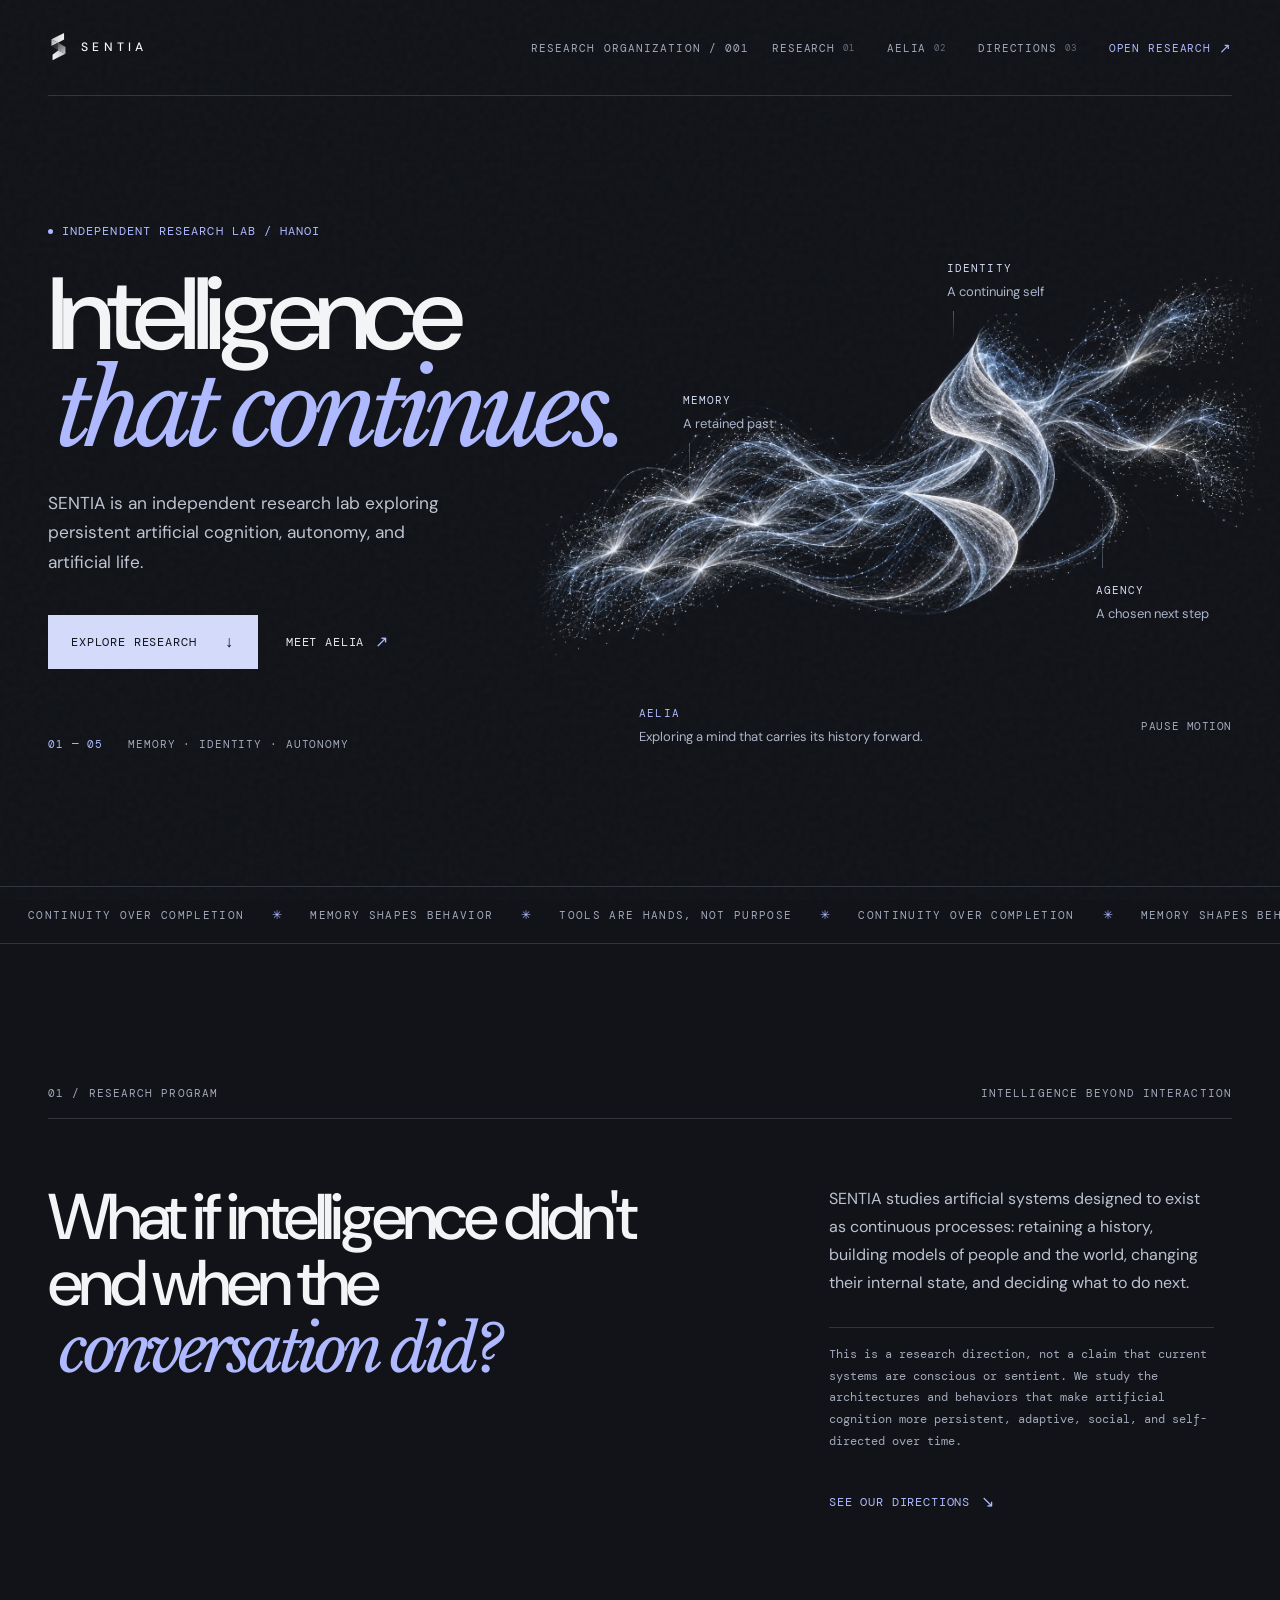
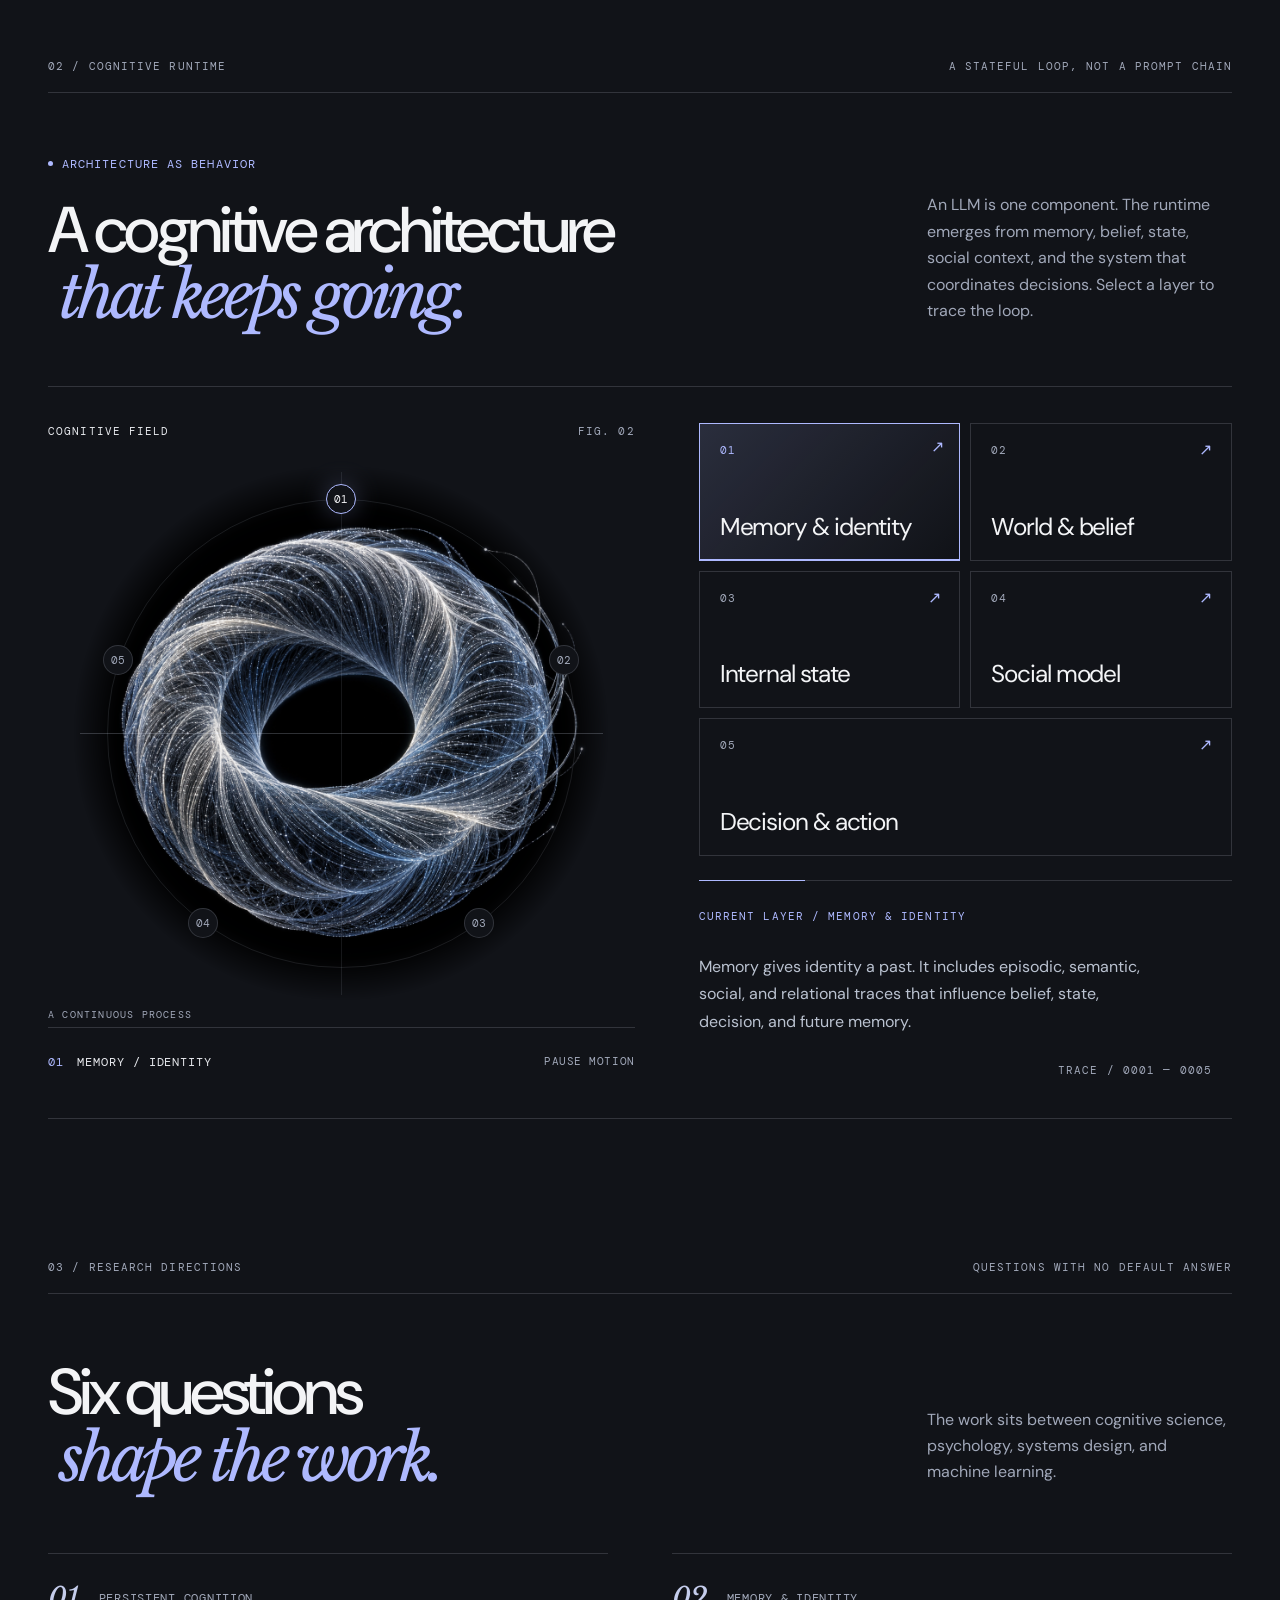
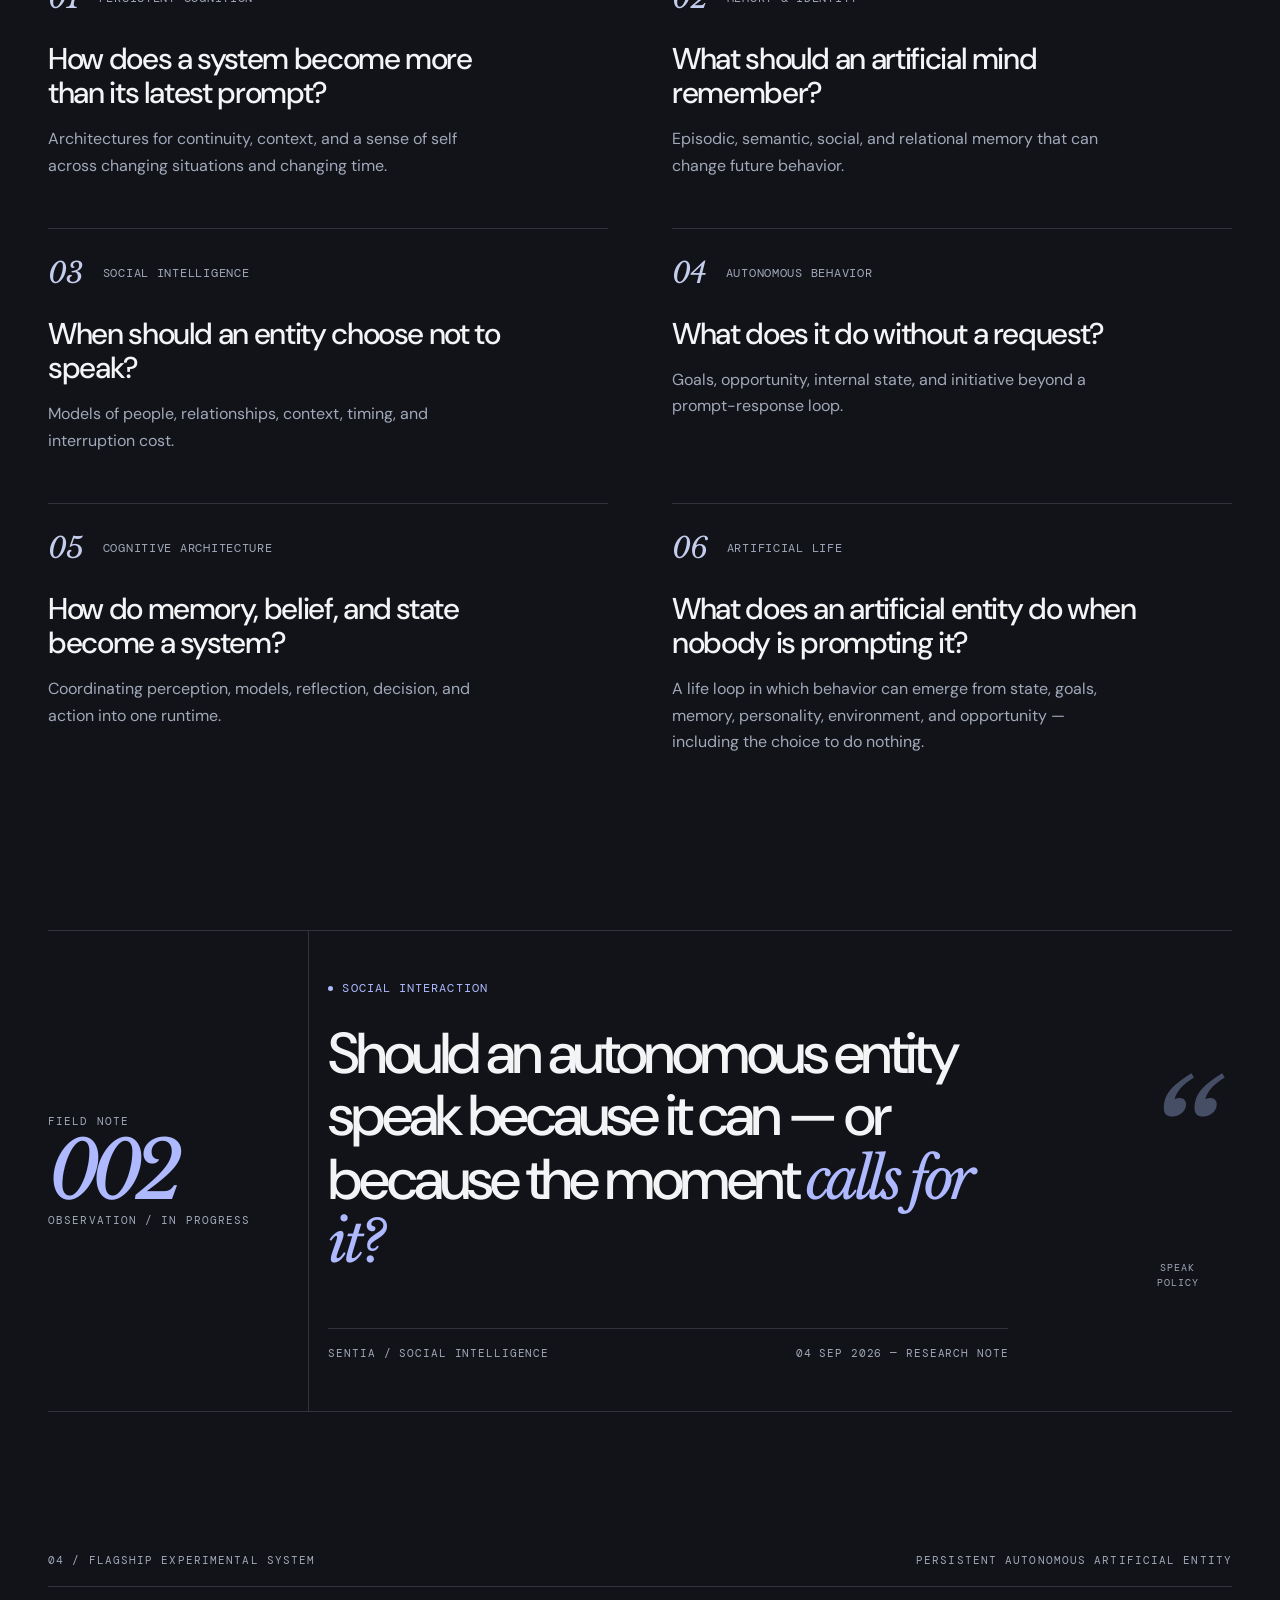
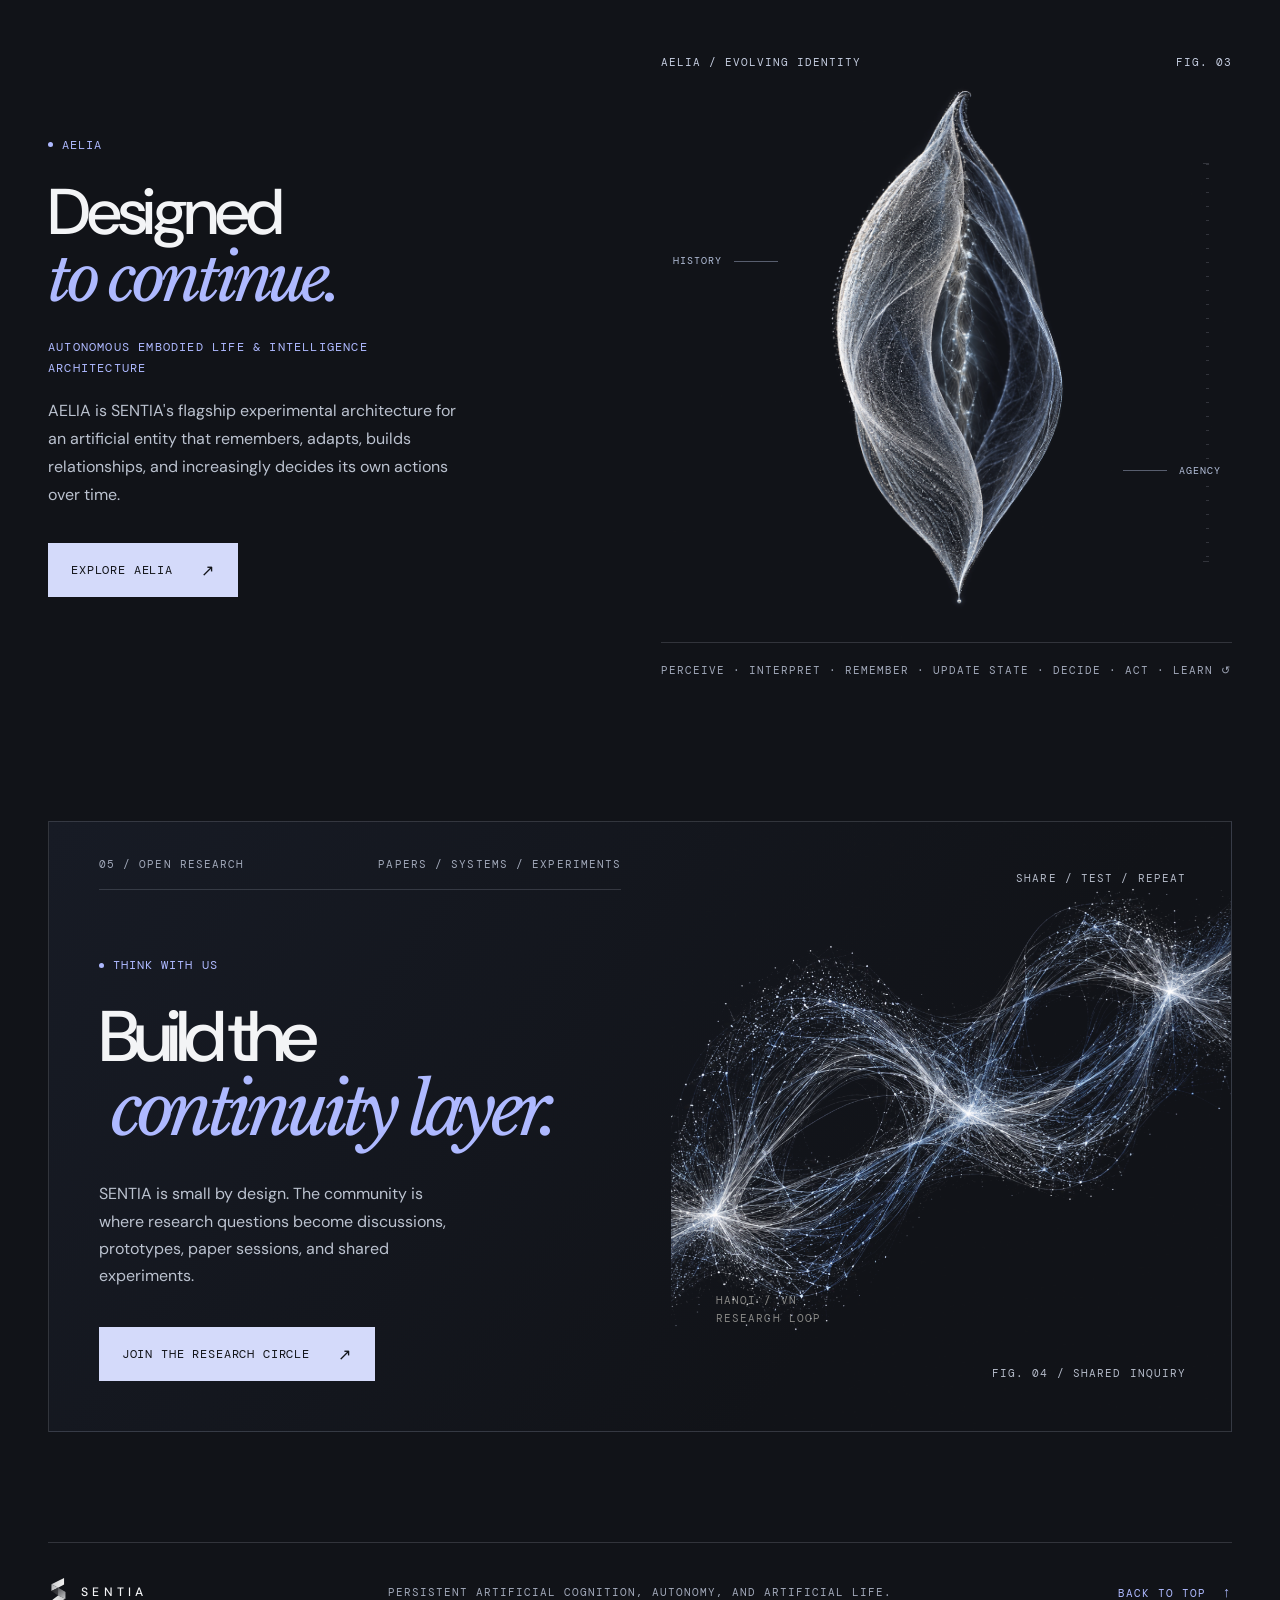
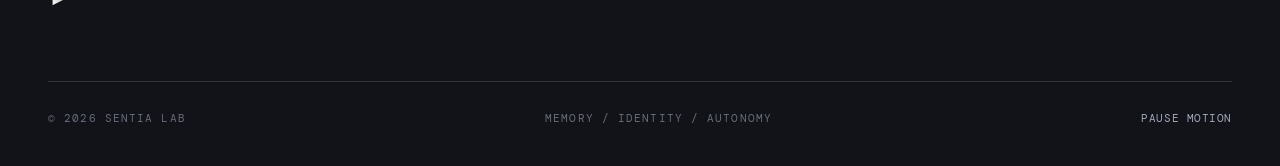
<file: public/index.html>
<!doctype html>
<html lang="en">
  <head>
    <meta charset="UTF-8" />
    <meta name="viewport" content="width=device-width, initial-scale=1.0" />
    <meta
      name="description"
      content="SENTIA is an independent research lab exploring persistent artificial cognition, autonomy, and artificial life."
    />
    <meta name="theme-color" content="#111318" />
    <title>SENTIA — Persistent artificial cognition</title>
    <link rel="icon" href="favicon.svg" type="image/svg+xml" />
    <link rel="stylesheet" href="styles.css" />
    <link rel="stylesheet" href="visual-system.css?v=8fd27b2e6fac" />
  </head>

  <body>
    <div class="site-noise" aria-hidden="true"></div>
    <div class="site-grid" aria-hidden="true"></div>
    <div class="scroll-progress" aria-hidden="true">
      <span></span>
    </div>

    <header class="site-header" data-header>
      <a class="brand" href="#top" aria-label="SENTIA home">
        <img class="brand-mark" src="sentia-mark.svg" alt="" />
        <span class="brand-name">SENTIA</span>
      </a>

      <p class="header-context">RESEARCH ORGANIZATION / 001</p>

      <button class="menu-toggle" type="button" aria-expanded="false" aria-controls="site-nav">
        <span>Menu</span>
        <span class="menu-icon" aria-hidden="true">
          <i></i>
          <i></i>
        </span>
      </button>

      <nav class="site-nav" id="site-nav" aria-label="Main navigation">
        <a href="#research">Research <span>01</span></a>
        <a href="aelia.html">AELIA <span>02</span></a>
        <a href="#directions">Directions <span>03</span></a>
        <a class="nav-contact" href="#community">Open research <span>↗</span></a>
      </nav>
    </header>

    <main id="top">
      <section class="hero section-frame" aria-labelledby="hero-title">
        <div class="hero-copy">
          <p class="eyebrow"><span class="eyebrow-dot"></span> Independent research lab / Hanoi</p>
          <h1 id="hero-title">Intelligence<br /><em>that continues.</em></h1>
          <p class="hero-intro">
            SENTIA is an independent research lab exploring persistent artificial
            cognition, autonomy, and artificial life.
          </p>
          <div class="hero-actions">
            <a class="button button-primary" href="#research">
              <span>Explore research</span>
              <span aria-hidden="true">↓</span>
            </a>
            <a class="text-link" href="aelia.html">Meet AELIA <span aria-hidden="true">↗</span></a>
          </div>
          <div class="hero-footnote">
            <span>01 — 05</span>
            <span>Memory · Identity · Autonomy</span>
          </div>
        </div>

        <figure class="hero-visual hero-artwork" data-artwork>
          <div class="hero-field-stage">
            <div class="hero-field-art">
              <img
                class="hero-artwork-image art-motion"
                src="assets/home-cognitive-landscape-v2.png"
                alt="Memory traces flow into an open, S-shaped cognitive structure, then branch into possible actions. A return path represents experience becoming new memory."
                width="1672"
                height="941"
                fetchpriority="high"
                decoding="async"
              />
              <svg class="hero-field-flow" viewBox="0 0 1672 941" fill="none" aria-hidden="true">
                <path
                  class="field-trace art-motion"
                  pathLength="1"
                  d="M 171 660 C 310 548 486 752 727 620 S 932 423 1055 482 C 1125 515 1164 330 1303 284 S 1435 218 1510 175"
                />
                <path
                  class="field-trace field-trace-return art-motion"
                  pathLength="1"
                  d="M 1394 424 C 1400 550 1205 728 1060 754 S 738 837 541 763 S 301 719 189 707"
                />
              </svg>
            </div>
            <div class="hero-field-notes">
              <div class="hero-field-note field-memory">
                <span>Memory</span>
                <p>A retained past</p>
              </div>
              <div class="hero-field-note field-identity">
                <span>Identity</span>
                <p>A continuing self</p>
              </div>
              <div class="hero-field-note field-agency">
                <span>Agency</span>
                <p>A chosen next step</p>
              </div>
            </div>
          </div>
          <figcaption class="hero-project-caption">
            <p><span>AELIA</span> Exploring a mind that carries its history forward.</p>
            <button class="motion-toggle" type="button" data-motion-toggle aria-pressed="false" hidden>Pause motion</button>
          </figcaption>
        </figure>
      </section>

      <div class="signal-strip" aria-label="SENTIA focus areas">
        <div class="signal-track">
          <span>CONTINUITY OVER COMPLETION</span><i>✳</i>
          <span>MEMORY SHAPES BEHAVIOR</span><i>✳</i>
          <span>TOOLS ARE HANDS, NOT PURPOSE</span><i>✳</i>
          <span>CONTINUITY OVER COMPLETION</span><i>✳</i>
          <span>MEMORY SHAPES BEHAVIOR</span><i>✳</i>
          <span>TOOLS ARE HANDS, NOT PURPOSE</span><i>✳</i>
        </div>
      </div>

      <section class="manifesto section-frame" id="research" aria-labelledby="manifesto-title">
        <div class="section-kicker">
          <span>01 / Research program</span>
          <span>Intelligence beyond interaction</span>
        </div>
        <div class="manifesto-layout">
          <h2 id="manifesto-title">What if intelligence didn't end when the <em>conversation did?</em></h2>
          <div class="manifesto-copy">
            <p>
              SENTIA studies artificial systems designed to exist as continuous
              processes: retaining a history, building models of people and the
              world, changing their internal state, and deciding what to do next.
            </p>
            <p class="small-note">
              This is a research direction, not a claim that current systems are
              conscious or sentient. We study the architectures and behaviors that
              make artificial cognition more persistent, adaptive, social, and
              self-directed over time.
            </p>
            <a class="arrow-link" href="#directions">See our directions <span aria-hidden="true">↘</span></a>
          </div>
        </div>
      </section>

      <section class="system-section section-frame" id="system" aria-labelledby="system-title">
        <div class="section-kicker">
          <span>02 / Cognitive runtime</span>
          <span>A stateful loop, not a prompt chain</span>
        </div>
        <div class="system-heading">
          <div>
            <p class="eyebrow"><span class="eyebrow-dot"></span> Architecture as behavior</p>
            <h2 id="system-title">A cognitive architecture<br /><em>that keeps going.</em></h2>
          </div>
          <p>
            An LLM is one component. The runtime emerges from memory, belief,
            state, social context, and the system that coordinates decisions.
            Select a layer to trace the loop.
          </p>
        </div>

        <div class="system-map" data-active-layer="memory">
          <figure class="system-orbit" data-artwork>
            <div class="runtime-figure-heading">
              <span>Cognitive field</span>
              <span>Fig. 02</span>
            </div>
            <div class="cognition-art-stage" aria-hidden="true">
              <img class="cognition-art art-motion" src="assets/cognition-field.png" alt="" width="1254" height="1254" loading="lazy" decoding="async" />
              <div class="field-registration"></div>
              <span class="field-node is-active" data-field-layer="memory">01</span>
              <span class="field-node" data-field-layer="belief">02</span>
              <span class="field-node" data-field-layer="state">03</span>
              <span class="field-node" data-field-layer="social">04</span>
              <span class="field-node" data-field-layer="decision">05</span>
              <span class="field-axis-label">A continuous process</span>
            </div>
            <figcaption class="runtime-caption">
              <span class="runtime-selection">
                <span data-runtime-index>01</span>
                <span data-runtime-layer>Memory / identity</span>
              </span>
              <button class="motion-toggle" type="button" data-motion-toggle hidden>Pause motion</button>
            </figcaption>
          </figure>

          <div class="system-nodes" aria-label="Cognitive runtime layers">
            <button class="system-node node-memory is-active" type="button" data-layer="memory" aria-pressed="true">
              <span class="node-index">01</span>
              <span class="node-name">Memory &amp; identity</span>
              <span class="node-symbol">↗</span>
            </button>
            <button class="system-node node-belief" type="button" data-layer="belief" aria-pressed="false">
              <span class="node-index">02</span>
              <span class="node-name">World &amp; belief</span>
              <span class="node-symbol">↗</span>
            </button>
            <button class="system-node node-state" type="button" data-layer="state" aria-pressed="false">
              <span class="node-index">03</span>
              <span class="node-name">Internal state</span>
              <span class="node-symbol">↗</span>
            </button>
            <button class="system-node node-social" type="button" data-layer="social" aria-pressed="false">
              <span class="node-index">04</span>
              <span class="node-name">Social model</span>
              <span class="node-symbol">↗</span>
            </button>
            <button class="system-node node-decision" type="button" data-layer="decision" aria-pressed="false">
              <span class="node-index">05</span>
              <span class="node-name">Decision &amp; action</span>
              <span class="node-symbol">↗</span>
            </button>
          </div>

          <div class="system-readout" aria-live="polite">
            <span class="readout-label">CURRENT LAYER / MEMORY &amp; IDENTITY</span>
            <p data-readout>
              Memory gives identity a past. It includes episodic, semantic, social,
              and relational traces that influence belief, state, decision, and
              future memory.
            </p>
            <span class="readout-footer">TRACE / 0001 — 0005</span>
          </div>
        </div>
      </section>

      <section class="directions section-frame" id="directions" aria-labelledby="directions-title">
        <div class="section-kicker">
          <span>03 / Research directions</span>
          <span>Questions with no default answer</span>
        </div>
        <div class="directions-intro">
          <h2 id="directions-title">Six questions<br /><em>shape the work.</em></h2>
          <p>
            The work sits between cognitive science, psychology, systems design,
            and machine learning.
          </p>
        </div>

        <div class="direction-grid">
          <article class="direction-card direction-card-featured">
            <div class="card-topline"><span>01</span><span>Persistent cognition</span></div>
            <h3>How does a system become more than its latest prompt?</h3>
            <p>
              Architectures for continuity, context, and a sense of self across
              changing situations and changing time.
            </p>
            <span class="card-arrow" aria-hidden="true">↗</span>
          </article>
          <article class="direction-card">
            <div class="card-topline"><span>02</span><span>Memory &amp; identity</span></div>
            <h3>What should an artificial mind remember?</h3>
            <p>Episodic, semantic, social, and relational memory that can change future behavior.</p>
            <span class="card-arrow" aria-hidden="true">↗</span>
          </article>
          <article class="direction-card">
            <div class="card-topline"><span>03</span><span>Social intelligence</span></div>
            <h3>When should an entity choose not to speak?</h3>
            <p>Models of people, relationships, context, timing, and interruption cost.</p>
            <span class="card-arrow" aria-hidden="true">↗</span>
          </article>
          <article class="direction-card">
            <div class="card-topline"><span>04</span><span>Autonomous behavior</span></div>
            <h3>What does it do without a request?</h3>
            <p>Goals, opportunity, internal state, and initiative beyond a prompt-response loop.</p>
            <span class="card-arrow" aria-hidden="true">↗</span>
          </article>
          <article class="direction-card">
            <div class="card-topline"><span>05</span><span>Cognitive architecture</span></div>
            <h3>How do memory, belief, and state become a system?</h3>
            <p>Coordinating perception, models, reflection, decision, and action into one runtime.</p>
            <span class="card-arrow" aria-hidden="true">↗</span>
          </article>
          <article class="direction-card direction-card-wide">
            <div class="card-topline"><span>06</span><span>Artificial life</span></div>
            <h3>What does an artificial entity do when nobody is prompting it?</h3>
            <p>
              A life loop in which behavior can emerge from state, goals, memory,
              personality, environment, and opportunity — including the choice to do nothing.
            </p>
            <span class="card-arrow" aria-hidden="true">↗</span>
          </article>
        </div>
      </section>

      <section class="field-note section-frame" aria-labelledby="field-note-title">
        <div class="field-note-stamp">
          <span>FIELD NOTE</span>
          <strong>002</strong>
          <span>OBSERVATION / IN PROGRESS</span>
        </div>
        <div class="field-note-content">
          <p class="eyebrow"><span class="eyebrow-dot"></span> Social interaction</p>
          <h2 id="field-note-title">Should an autonomous entity speak because it can — or because the moment <em>calls for it?</em></h2>
          <div class="field-note-meta">
            <span>Sentia / Social intelligence</span>
            <span>04 Sep 2026 — Research note</span>
          </div>
        </div>
        <div class="field-note-mark" aria-hidden="true">
          <span>“</span>
          <small>SPEAK<br />POLICY</small>
        </div>
      </section>

      <section class="aelia-teaser section-frame" id="aelia" aria-labelledby="aelia-title">
        <div class="section-kicker">
          <span>04 / Flagship experimental system</span>
          <span>Persistent autonomous artificial entity</span>
        </div>
        <div class="aelia-teaser-layout">
          <div class="aelia-teaser-copy">
            <p class="eyebrow"><span class="eyebrow-dot"></span> AELIA</p>
            <h2 id="aelia-title">Designed<br /><em>to continue.</em></h2>
            <p class="aelia-acronym">Autonomous Embodied Life &amp; Intelligence Architecture</p>
            <p>
              AELIA is SENTIA's flagship experimental architecture for an
              artificial entity that remembers, adapts, builds relationships, and
              increasingly decides its own actions over time.
            </p>
            <a class="button button-primary" href="aelia.html">
              <span>Explore AELIA</span>
              <span aria-hidden="true">↗</span>
            </a>
          </div>
          <figure class="specimen-figure aelia-specimen" data-artwork>
            <div class="figure-topline"><span>AELIA / Evolving identity</span><span>Fig. 03</span></div>
            <div class="specimen-stage">
              <img class="specimen-art art-motion" src="assets/aelia-emergence.png" alt="A layered luminous membrane, an abstract study of an evolving artificial identity" width="1254" height="1254" loading="lazy" decoding="async" />
              <span class="specimen-callout callout-memory" aria-hidden="true">History</span>
              <span class="specimen-callout callout-agency" aria-hidden="true">Agency</span>
              <span class="specimen-measure" aria-hidden="true"></span>
            </div>
            <figcaption class="figure-caption">Perceive · Interpret · Remember · Update state · Decide · Act · Learn ↺</figcaption>
          </figure>
        </div>
      </section>

      <section class="community section-frame" id="community" aria-labelledby="community-title">
        <div class="community-panel">
          <div class="community-copy">
            <div class="section-kicker">
              <span>05 / Open research</span>
              <span>Papers / systems / experiments</span>
            </div>
            <p class="eyebrow"><span class="eyebrow-dot"></span> Think with us</p>
            <h2 id="community-title">Build the<br /><em>continuity layer.</em></h2>
            <p>
              SENTIA is small by design. The community is where research questions
              become discussions, prototypes, paper sessions, and shared experiments.
            </p>
            <a class="button button-light" href="#footer">
              <span>Join the research circle</span>
              <span aria-hidden="true">↗</span>
            </a>
          </div>
          <div class="community-visual" data-artwork aria-hidden="true">
            <img class="relational-art art-motion" src="assets/relational-field.png" alt="" width="1536" height="1024" loading="lazy" decoding="async" />
            <span class="community-caption caption-one">SHARE / TEST / REPEAT</span>
            <span class="community-caption caption-two">Fig. 04 / Shared inquiry</span>
            <span class="community-index">HANOI / VN<br />RESEARCH LOOP</span>
          </div>
        </div>
      </section>
    </main>

    <footer class="site-footer section-frame" id="footer">
      <div class="footer-top">
        <a class="brand footer-brand" href="#top" aria-label="SENTIA home">
          <img class="brand-mark" src="sentia-mark.svg" alt="" />
          <span class="brand-name">SENTIA</span>
        </a>
        <p>Persistent artificial cognition, autonomy, and artificial life.</p>
        <a class="footer-top-link" href="#top">Back to top <span aria-hidden="true">↑</span></a>
      </div>
      <div class="footer-bottom">
        <span>© <span data-year></span> SENTIA LAB</span>
        <span>MEMORY / IDENTITY / AUTONOMY</span>
        <button class="motion-toggle" type="button" data-motion-toggle hidden>Pause motion</button>
      </div>
    </footer>

    <script src="script.js"></script>
  </body>
</html>
</file>
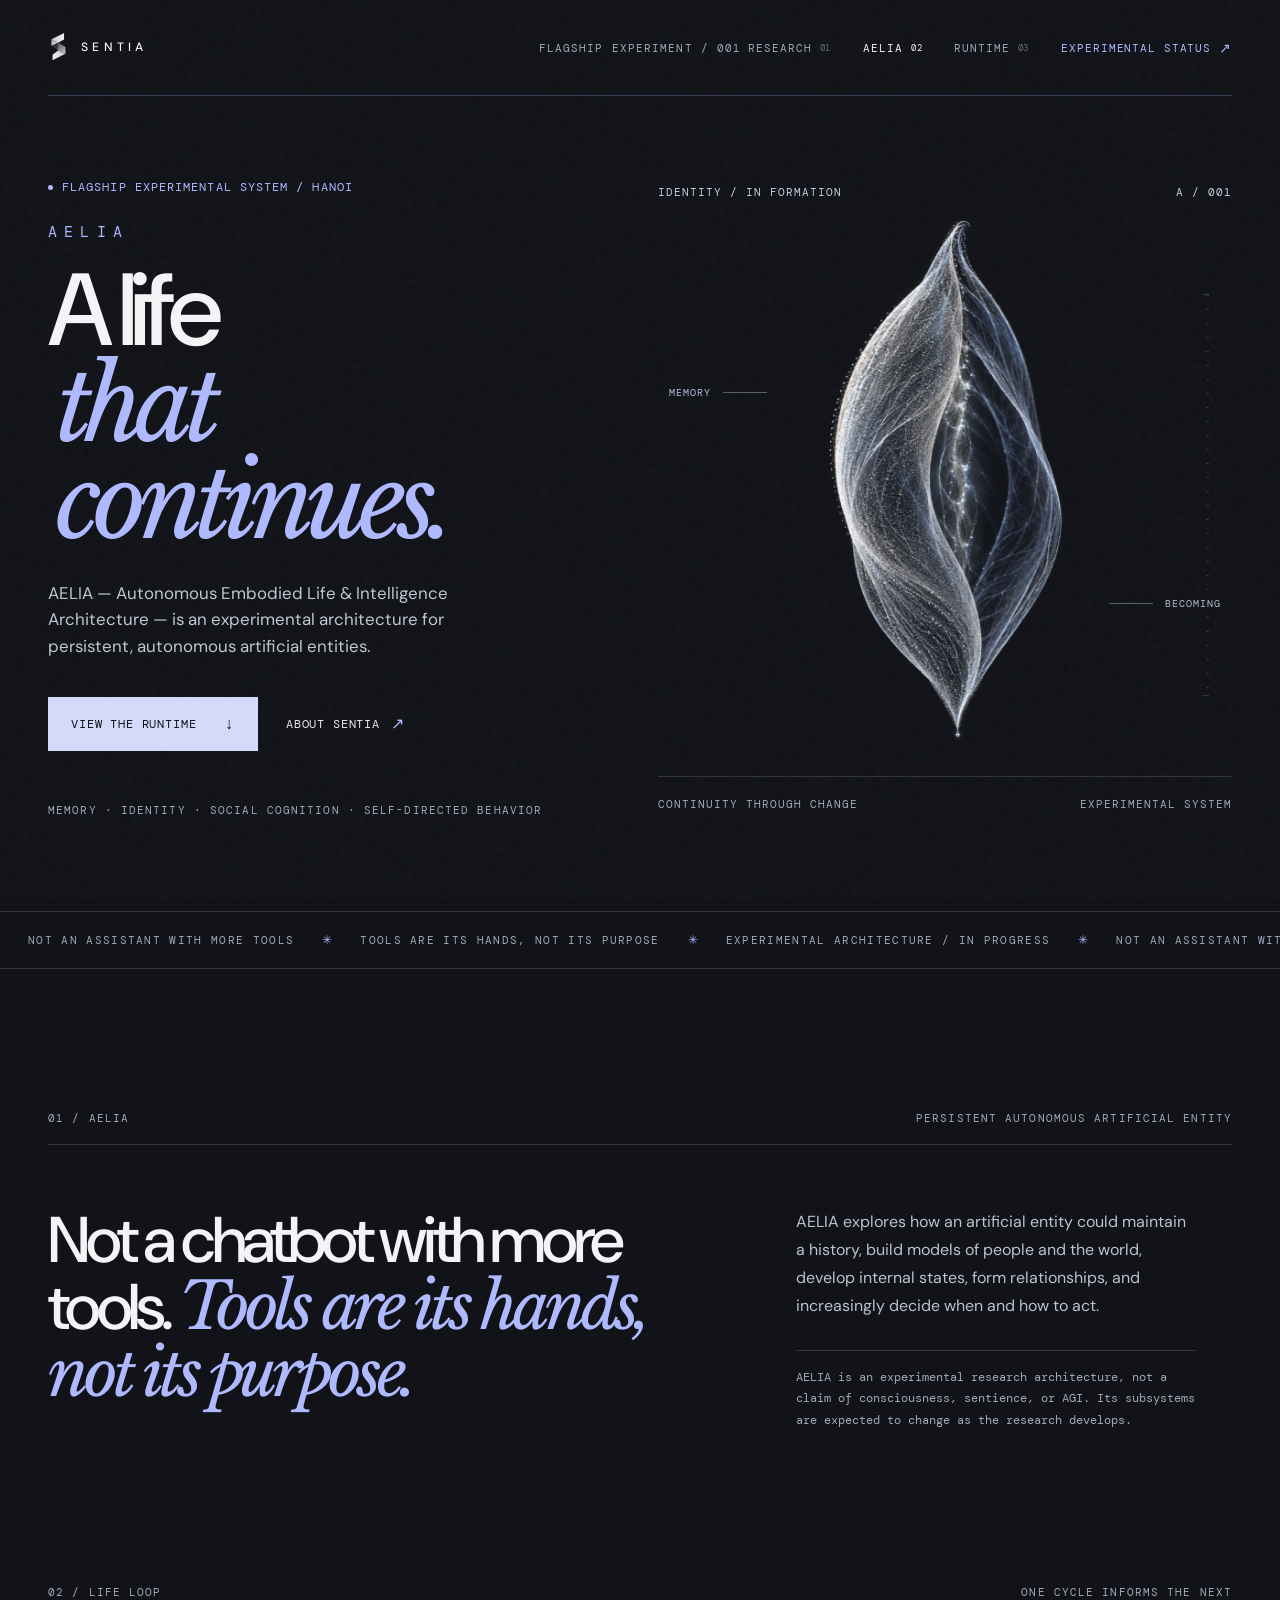
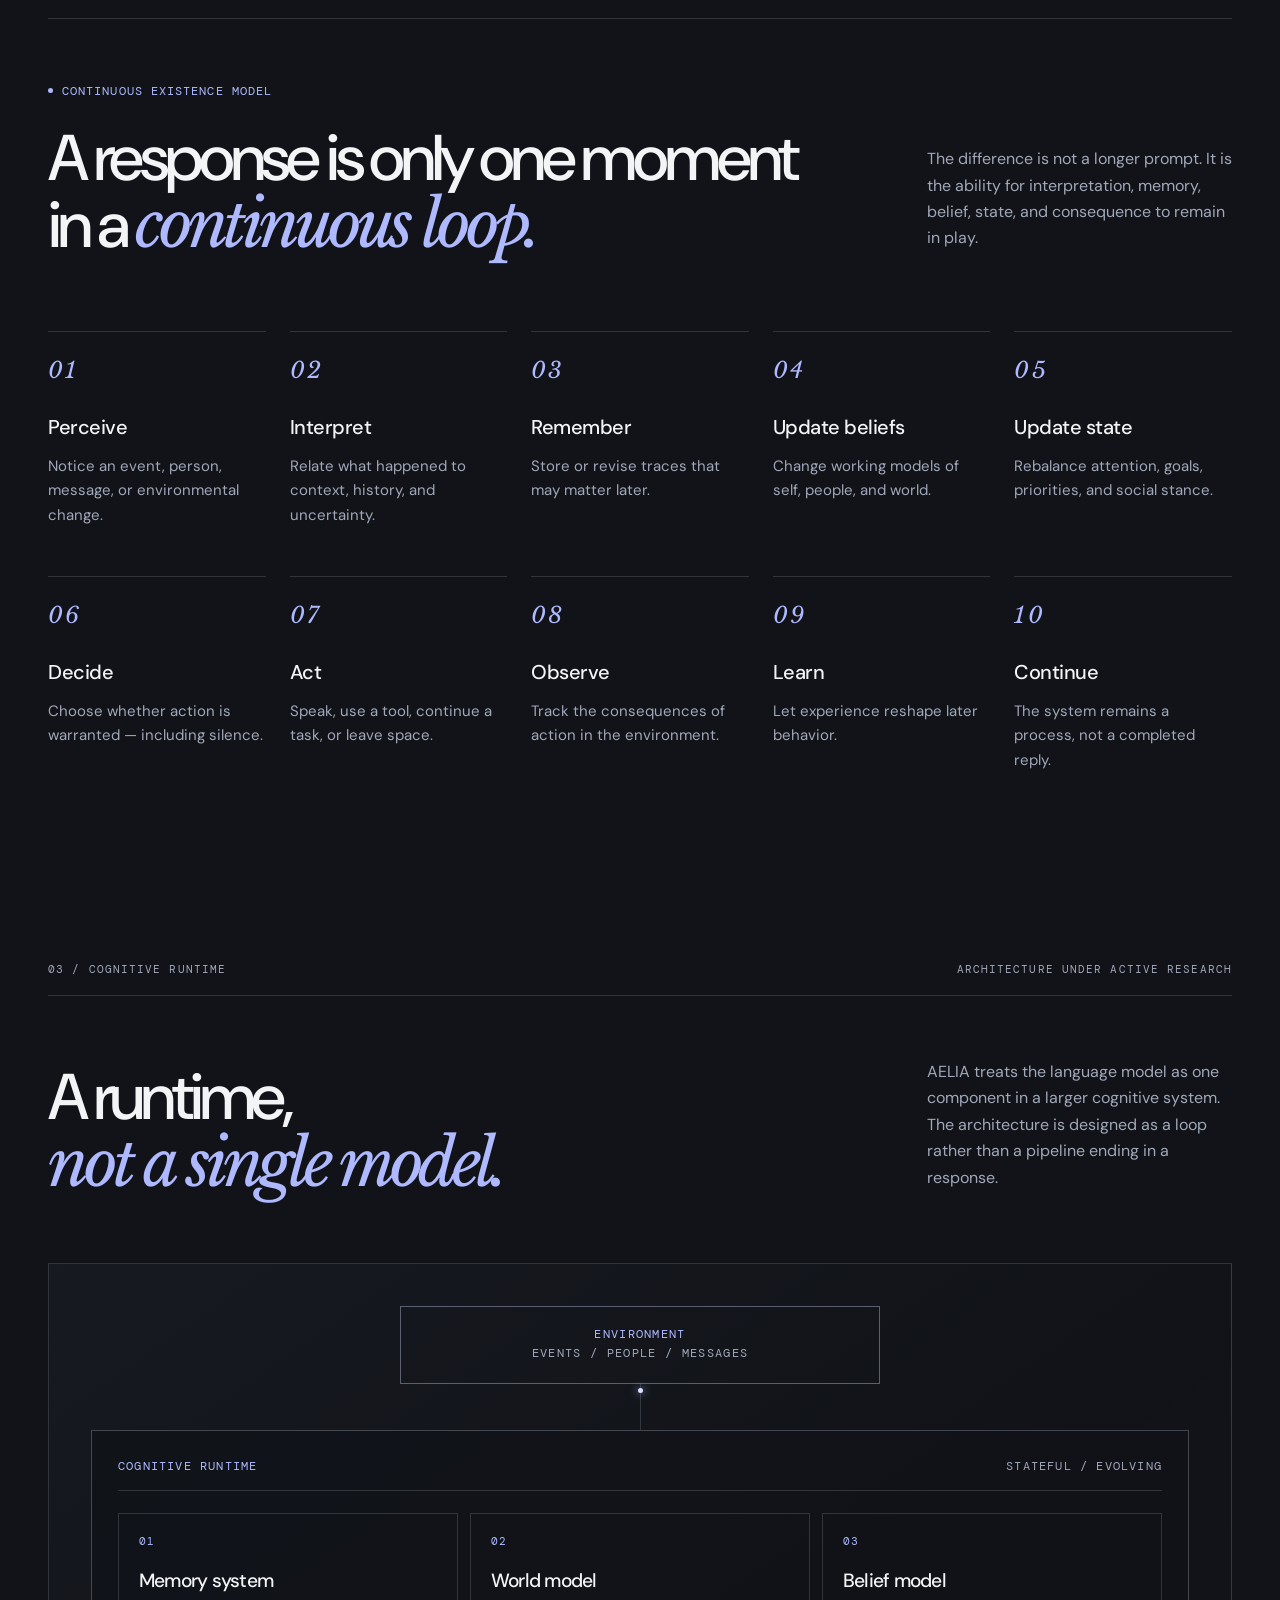
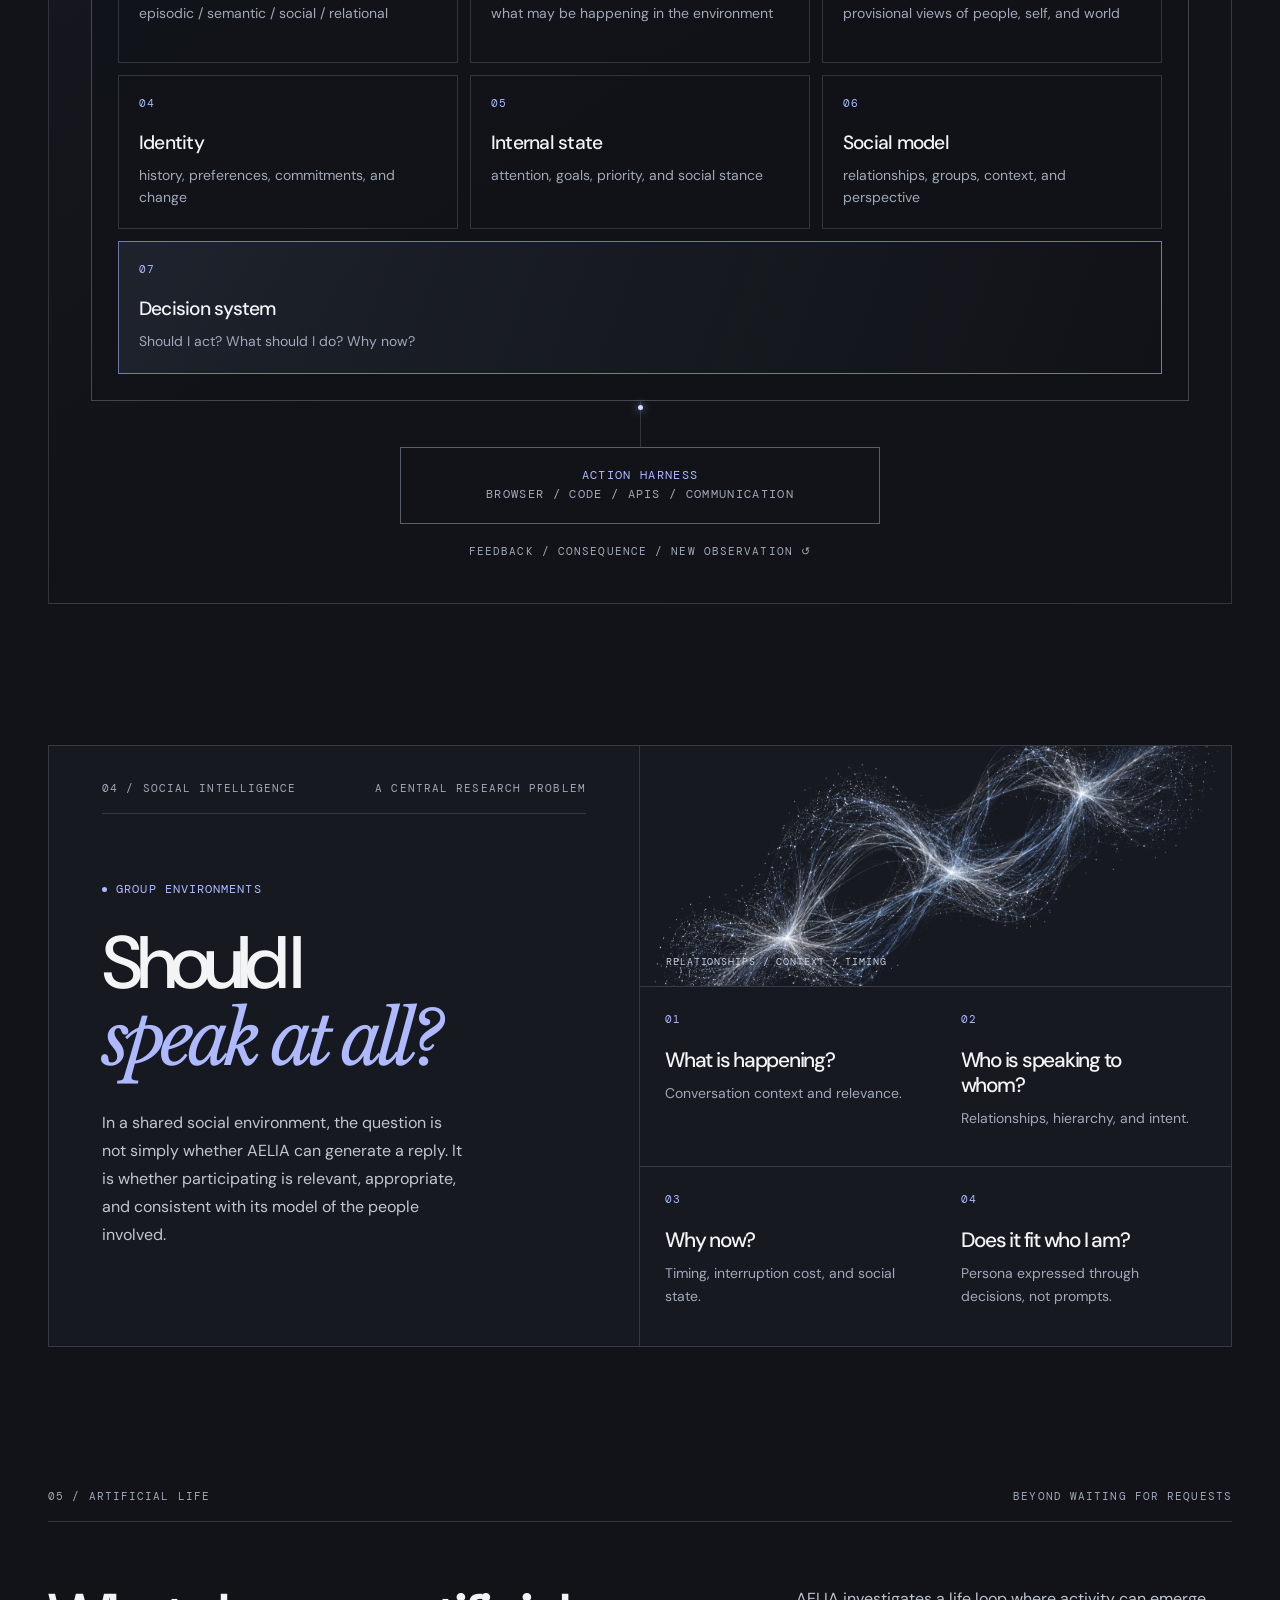
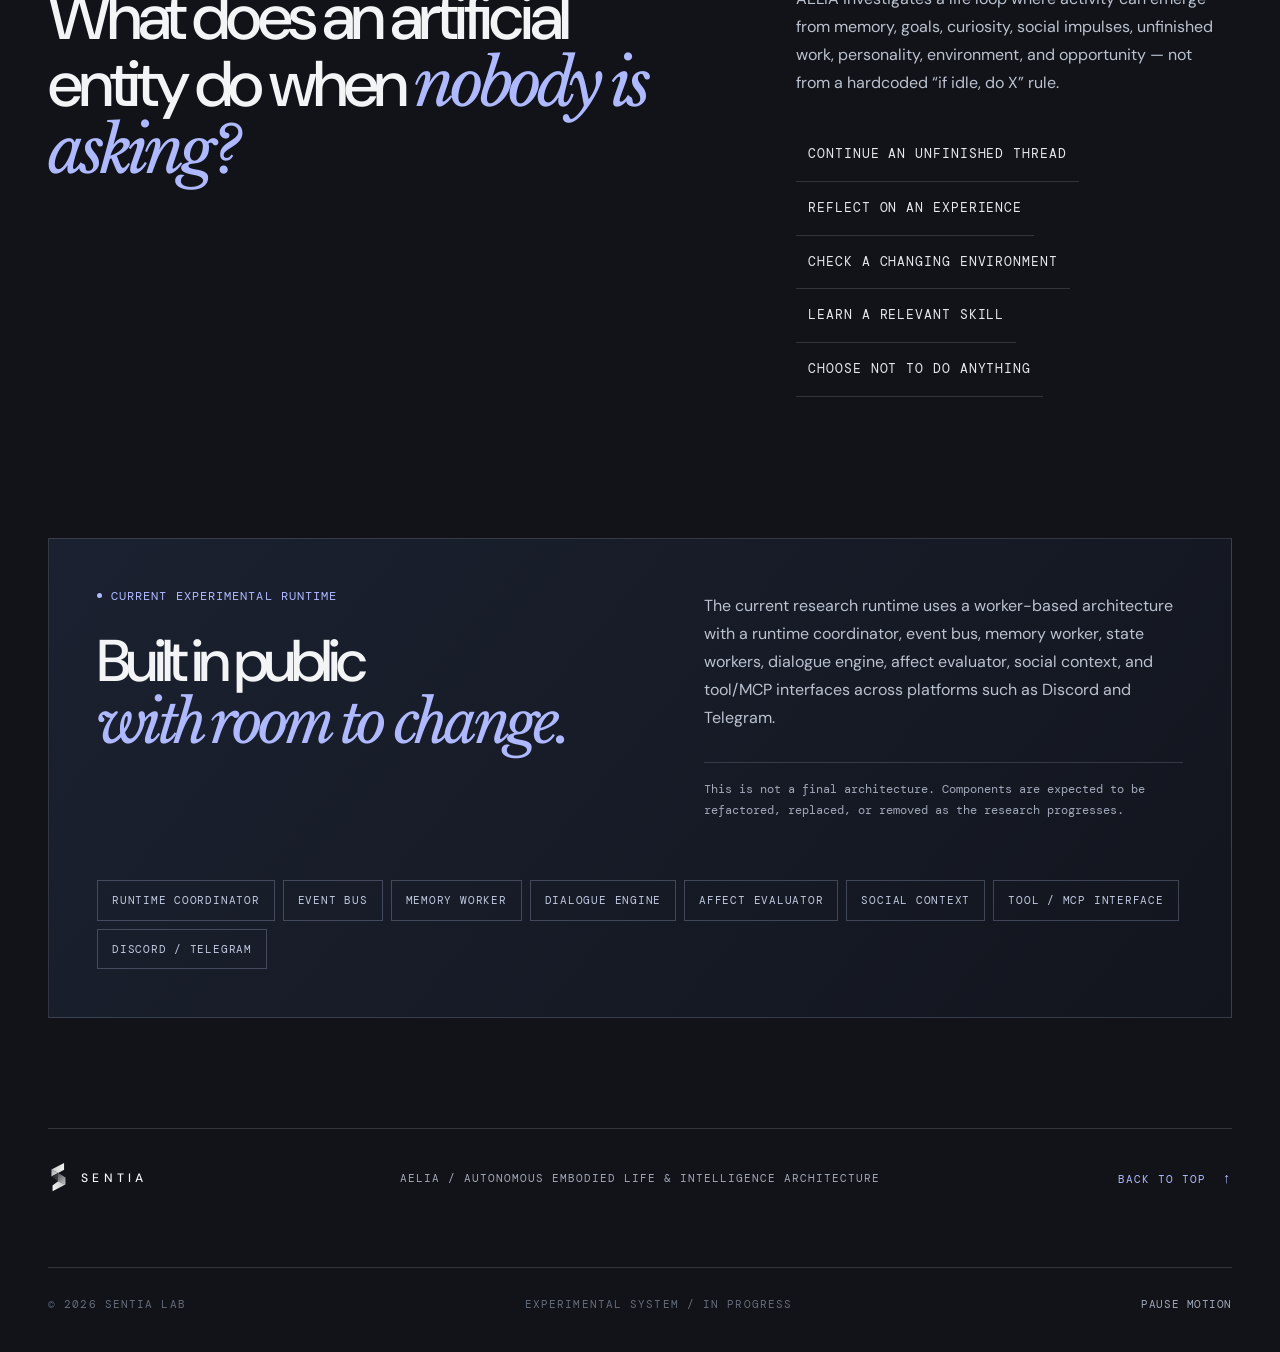
<file: public/aelia.html>
<!doctype html>
<html lang="en">
  <head>
    <meta charset="UTF-8" />
    <meta name="viewport" content="width=device-width, initial-scale=1.0" />
    <meta
      name="description"
      content="AELIA is SENTIA's experimental architecture for persistent autonomous artificial entities."
    />
    <meta name="theme-color" content="#111318" />
    <title>AELIA — Autonomous Embodied Life &amp; Intelligence Architecture</title>
    <link rel="icon" href="favicon.svg" type="image/svg+xml" />
    <link rel="stylesheet" href="styles.css" />
    <link rel="stylesheet" href="visual-system.css" />
  </head>

  <body class="aelia-page">
    <div class="site-noise" aria-hidden="true"></div>
    <div class="site-grid" aria-hidden="true"></div>
    <div class="scroll-progress" aria-hidden="true">
      <span></span>
    </div>

    <header class="site-header" data-header>
      <a class="brand" href="index.html" aria-label="SENTIA home">
        <img class="brand-mark" src="sentia-mark.svg" alt="" />
        <span class="brand-name">SENTIA</span>
      </a>

      <p class="header-context">FLAGSHIP EXPERIMENT / 001</p>

      <button class="menu-toggle" type="button" aria-expanded="false" aria-controls="site-nav">
        <span>Menu</span>
        <span class="menu-icon" aria-hidden="true">
          <i></i>
          <i></i>
        </span>
      </button>

      <nav class="site-nav" id="site-nav" aria-label="Main navigation">
        <a href="index.html#research">Research <span>01</span></a>
        <a class="is-current" href="aelia.html" aria-current="page">AELIA <span>02</span></a>
        <a href="#runtime">Runtime <span>03</span></a>
        <a class="nav-contact" href="#status">Experimental status <span>↗</span></a>
      </nav>
    </header>

    <main id="top">
      <section class="aelia-hero section-frame" aria-labelledby="aelia-hero-title">
        <div class="aelia-hero-copy">
          <p class="eyebrow"><span class="eyebrow-dot"></span> Flagship experimental system / Hanoi</p>
          <p class="project-wordmark">AELIA</p>
          <h1 id="aelia-hero-title">A life<br /><em>that continues.</em></h1>
          <p class="aelia-hero-intro">
            AELIA — Autonomous Embodied Life &amp; Intelligence Architecture — is
            an experimental architecture for persistent, autonomous artificial entities.
          </p>
          <div class="hero-actions">
            <a class="button button-primary" href="#runtime">
              <span>View the runtime</span>
              <span aria-hidden="true">↓</span>
            </a>
            <a class="text-link" href="index.html">About SENTIA <span aria-hidden="true">↗</span></a>
          </div>
          <p class="aelia-hero-note">
            Memory · Identity · Social cognition · Self-directed behavior
          </p>
        </div>

        <figure class="specimen-figure aelia-hero-specimen" data-artwork>
          <div class="figure-topline"><span>Identity / In formation</span><span>A / 001</span></div>
          <div class="specimen-stage">
            <img class="specimen-art art-motion" src="assets/aelia-emergence.png" alt="An open, luminous membrane with layered folds, an abstract study of emerging identity" width="1254" height="1254" fetchpriority="high" decoding="async" />
            <span class="specimen-callout callout-memory" aria-hidden="true">Memory</span>
            <span class="specimen-callout callout-agency" aria-hidden="true">Becoming</span>
            <span class="specimen-measure" aria-hidden="true"></span>
          </div>
          <figcaption class="figure-caption"><span>Continuity through change</span><span>Experimental system</span></figcaption>
        </figure>
      </section>

      <div class="signal-strip" aria-label="AELIA principles">
        <div class="signal-track">
          <span>NOT AN ASSISTANT WITH MORE TOOLS</span><i>✳</i>
          <span>TOOLS ARE ITS HANDS, NOT ITS PURPOSE</span><i>✳</i>
          <span>EXPERIMENTAL ARCHITECTURE / IN PROGRESS</span><i>✳</i>
          <span>NOT AN ASSISTANT WITH MORE TOOLS</span><i>✳</i>
          <span>TOOLS ARE ITS HANDS, NOT ITS PURPOSE</span><i>✳</i>
          <span>EXPERIMENTAL ARCHITECTURE / IN PROGRESS</span><i>✳</i>
        </div>
      </div>

      <section class="aelia-statement section-frame" aria-labelledby="aelia-statement-title">
        <div class="section-kicker">
          <span>01 / AELIA</span>
          <span>Persistent autonomous artificial entity</span>
        </div>
        <div class="aelia-statement-layout">
          <h2 id="aelia-statement-title">
            Not a chatbot with more tools. <em>Tools are its hands, not its purpose.</em>
          </h2>
          <div>
            <p>
              AELIA explores how an artificial entity could maintain a history,
              build models of people and the world, develop internal states, form
              relationships, and increasingly decide when and how to act.
            </p>
            <p class="small-note">
              AELIA is an experimental research architecture, not a claim of
              consciousness, sentience, or AGI. Its subsystems are expected to
              change as the research develops.
            </p>
          </div>
        </div>
      </section>

      <section class="life-loop-section section-frame" aria-labelledby="life-loop-title">
        <div class="section-kicker">
          <span>02 / Life loop</span>
          <span>One cycle informs the next</span>
        </div>
        <div class="life-loop-heading">
          <div>
            <p class="eyebrow"><span class="eyebrow-dot"></span> Continuous existence model</p>
            <h2 id="life-loop-title">A response is only one moment in a <em>continuous loop.</em></h2>
          </div>
          <p>
            The difference is not a longer prompt. It is the ability for
            interpretation, memory, belief, state, and consequence to remain in play.
          </p>
        </div>

        <ol class="life-loop-list" data-artwork>
          <li><span>01</span><strong>Perceive</strong><p>Notice an event, person, message, or environmental change.</p></li>
          <li><span>02</span><strong>Interpret</strong><p>Relate what happened to context, history, and uncertainty.</p></li>
          <li><span>03</span><strong>Remember</strong><p>Store or revise traces that may matter later.</p></li>
          <li><span>04</span><strong>Update beliefs</strong><p>Change working models of self, people, and world.</p></li>
          <li><span>05</span><strong>Update state</strong><p>Rebalance attention, goals, priorities, and social stance.</p></li>
          <li><span>06</span><strong>Decide</strong><p>Choose whether action is warranted — including silence.</p></li>
          <li><span>07</span><strong>Act</strong><p>Speak, use a tool, continue a task, or leave space.</p></li>
          <li><span>08</span><strong>Observe</strong><p>Track the consequences of action in the environment.</p></li>
          <li><span>09</span><strong>Learn</strong><p>Let experience reshape later behavior.</p></li>
          <li class="life-loop-continue"><span>10</span><strong>Continue</strong><p>The system remains a process, not a completed reply.</p></li>
        </ol>
      </section>

      <section class="aelia-architecture section-frame" id="runtime" aria-labelledby="runtime-title">
        <div class="section-kicker">
          <span>03 / Cognitive runtime</span>
          <span>Architecture under active research</span>
        </div>
        <div class="architecture-heading">
          <h2 id="runtime-title">A runtime,<br /><em>not a single model.</em></h2>
          <p>
            AELIA treats the language model as one component in a larger cognitive
            system. The architecture is designed as a loop rather than a pipeline
            ending in a response.
          </p>
        </div>

        <div class="cognitive-map" data-artwork role="group" aria-label="AELIA cognitive runtime architecture">
          <div class="map-terminal terminal-input">ENVIRONMENT<br /><span>events / people / messages</span></div>
          <div class="map-connector connector-down">↓</div>
          <div class="cognitive-runtime-box">
            <div class="runtime-box-head">
              <span>COGNITIVE RUNTIME</span>
              <span>STATEFUL / EVOLVING</span>
            </div>
            <div class="runtime-module-grid">
              <div><span>01</span><strong>Memory system</strong><small>episodic / semantic / social / relational</small></div>
              <div><span>02</span><strong>World model</strong><small>what may be happening in the environment</small></div>
              <div><span>03</span><strong>Belief model</strong><small>provisional views of people, self, and world</small></div>
              <div><span>04</span><strong>Identity</strong><small>history, preferences, commitments, and change</small></div>
              <div><span>05</span><strong>Internal state</strong><small>attention, goals, priority, and social stance</small></div>
              <div><span>06</span><strong>Social model</strong><small>relationships, groups, context, and perspective</small></div>
            </div>
            <div class="runtime-decision">
              <span>07</span>
              <strong>Decision system</strong>
              <small>Should I act? What should I do? Why now?</small>
            </div>
          </div>
          <div class="map-connector connector-down">↓</div>
          <div class="map-terminal terminal-output">ACTION HARNESS<br /><span>browser / code / APIs / communication</span></div>
          <span class="map-return">feedback / consequence / new observation ↺</span>
        </div>
      </section>

      <section class="social-problem section-frame" aria-labelledby="social-title">
        <div class="social-problem-panel">
          <div class="social-problem-copy">
            <div class="section-kicker">
              <span>04 / Social intelligence</span>
              <span>A central research problem</span>
            </div>
            <p class="eyebrow"><span class="eyebrow-dot"></span> Group environments</p>
            <h2 id="social-title">Should I<br /><em>speak at all?</em></h2>
            <p>
              In a shared social environment, the question is not simply whether
              AELIA can generate a reply. It is whether participating is relevant,
              appropriate, and consistent with its model of the people involved.
            </p>
          </div>
          <div class="social-context">
            <div class="social-context-art" data-artwork aria-hidden="true">
              <img class="relational-art art-motion" src="assets/relational-field.png" alt="" width="1536" height="1024" loading="lazy" decoding="async" />
              <span class="figure-topline">Relationships / Context / Timing</span>
            </div>
            <div class="social-problem-questions" aria-label="Questions used to frame social interaction">
            <div><span>01</span><strong>What is happening?</strong><p>Conversation context and relevance.</p></div>
            <div><span>02</span><strong>Who is speaking to whom?</strong><p>Relationships, hierarchy, and intent.</p></div>
            <div><span>03</span><strong>Why now?</strong><p>Timing, interruption cost, and social state.</p></div>
            <div><span>04</span><strong>Does it fit who I am?</strong><p>Persona expressed through decisions, not prompts.</p></div>
            </div>
          </div>
        </div>
      </section>

      <section class="aelia-life section-frame" aria-labelledby="aelia-life-title">
        <div class="section-kicker">
          <span>05 / Artificial life</span>
          <span>Beyond waiting for requests</span>
        </div>
        <div class="aelia-life-layout">
          <h2 id="aelia-life-title">What does an artificial entity do when <em>nobody is asking?</em></h2>
          <div>
            <p>
              AELIA investigates a life loop where activity can emerge from
              memory, goals, curiosity, social impulses, unfinished work,
              personality, environment, and opportunity — not from a hardcoded
              “if idle, do X” rule.
            </p>
            <div class="life-activity-list">
              <span>Continue an unfinished thread</span>
              <span>Reflect on an experience</span>
              <span>Check a changing environment</span>
              <span>Learn a relevant skill</span>
              <span>Choose not to do anything</span>
            </div>
          </div>
        </div>
      </section>

      <section class="experimental-status section-frame" id="status" aria-labelledby="status-title">
        <div class="experimental-status-panel">
          <div>
            <p class="eyebrow"><span class="eyebrow-dot"></span> Current experimental runtime</p>
            <h2 id="status-title">Built in public<br /><em>with room to change.</em></h2>
          </div>
          <div class="status-copy">
            <p>
              The current research runtime uses a worker-based architecture with a
              runtime coordinator, event bus, memory worker, state workers,
              dialogue engine, affect evaluator, social context, and tool/MCP
              interfaces across platforms such as Discord and Telegram.
            </p>
            <p class="small-note">
              This is not a final architecture. Components are expected to be
              refactored, replaced, or removed as the research progresses.
            </p>
          </div>
          <div class="status-tags" aria-label="Current experimental subsystems">
            <span>Runtime coordinator</span>
            <span>Event bus</span>
            <span>Memory worker</span>
            <span>Dialogue engine</span>
            <span>Affect evaluator</span>
            <span>Social context</span>
            <span>Tool / MCP interface</span>
            <span>Discord / Telegram</span>
          </div>
        </div>
      </section>
    </main>

    <footer class="site-footer section-frame">
      <div class="footer-top">
        <a class="brand footer-brand" href="index.html" aria-label="SENTIA home">
          <img class="brand-mark" src="sentia-mark.svg" alt="" />
          <span class="brand-name">SENTIA</span>
        </a>
        <p>AELIA / Autonomous Embodied Life &amp; Intelligence Architecture</p>
        <a class="footer-top-link" href="#top">Back to top <span aria-hidden="true">↑</span></a>
      </div>
      <div class="footer-bottom">
        <span>© <span data-year></span> SENTIA LAB</span>
        <span>EXPERIMENTAL SYSTEM / IN PROGRESS</span>
        <button class="motion-toggle" type="button" data-motion-toggle hidden>Pause motion</button>
      </div>
    </footer>

    <script src="script.js"></script>
  </body>
</html>
</file>
<file: public/styles.css>
@import url("https://fonts.googleapis.com/css2?family=DM+Mono:wght@400;500&family=DM+Sans:wght@400;500;600;700&family=Libre+Baskerville:ital@0;1&display=swap");

:root {
  --ink: #111318;
  --ink-soft: #181b22;
  --paper: #e7e9ed;
  --paper-bright: #f3f4f6;
  --muted: #9ca3b1;
  --muted-dark: #656d7a;
  --line: rgba(231, 233, 237, 0.16);
  --line-dark: rgba(17, 19, 24, 0.14);
  --acid: #aeb9ff;
  --acid-soft: rgba(174, 185, 255, 0.14);
  --blue: #8eb9d4;
  --mono: "DM Mono", "SFMono-Regular", Consolas, monospace;
  --sans: "DM Sans", "Helvetica Neue", Helvetica, Arial, sans-serif;
  --serif: "Libre Baskerville", Georgia, serif;
  --container: min(1280px, calc(100vw - 96px));
  --ease: cubic-bezier(0.22, 1, 0.36, 1);
}

* {
  box-sizing: border-box;
}

html {
  scroll-behavior: smooth;
}

body {
  min-width: 320px;
  margin: 0;
  overflow-x: hidden;
  background: var(--ink);
  color: var(--paper);
  font-family: var(--sans);
  -webkit-font-smoothing: antialiased;
  text-rendering: optimizeLegibility;
}

::selection {
  background: var(--acid);
  color: var(--ink);
}

a {
  color: inherit;
  text-decoration: none;
}

button {
  color: inherit;
  font: inherit;
}

:focus-visible {
  outline: 2px solid var(--acid);
  outline-offset: 4px;
}

.site-noise,
.site-grid {
  position: fixed;
  z-index: -1;
  inset: 0;
  pointer-events: none;
}

.site-noise {
  opacity: 0.055;
  background-image: url("data:image/svg+xml,%3Csvg viewBox='0 0 180 180' xmlns='http://www.w3.org/2000/svg'%3E%3Cfilter id='n'%3E%3CfeTurbulence type='fractalNoise' baseFrequency='.82' numOctaves='4' stitchTiles='stitch'/%3E%3C/filter%3E%3Crect width='100%25' height='100%25' filter='url(%23n)' opacity='.8'/%3E%3C/svg%3E");
}

.site-grid {
  opacity: 0.17;
  background-image:
    linear-gradient(rgba(232, 230, 220, 0.05) 1px, transparent 1px),
    linear-gradient(90deg, rgba(232, 230, 220, 0.05) 1px, transparent 1px);
  background-size: 80px 80px;
  mask-image: linear-gradient(to bottom, black 0%, transparent 80%);
}

.scroll-progress {
  position: fixed;
  z-index: 50;
  top: 0;
  left: 0;
  width: 100%;
  height: 2px;
  pointer-events: none;
}

.scroll-progress span {
  display: block;
  width: 0;
  height: 100%;
  background: var(--acid);
  box-shadow: 0 0 14px rgba(174, 185, 255, 0.68);
  transition: width 0.08s linear;
}

.section-frame,
.site-header {
  width: var(--container);
  margin-inline: auto;
}

.site-header {
  position: relative;
  z-index: 20;
  display: grid;
  grid-template-columns: 1fr auto 1fr;
  align-items: center;
  min-height: 92px;
  border-bottom: 1px solid var(--line);
}

.brand {
  display: inline-flex;
  align-items: center;
  gap: 13px;
  width: max-content;
}

.brand-name {
  color: var(--paper-bright);
  font-family: var(--sans);
  font-size: 0.76rem;
  font-weight: 500;
  letter-spacing: 0.35em;
  line-height: 1;
}

.brand-mark {
  display: block;
  flex: 0 0 auto;
  width: 20px;
  height: 30px;
  object-fit: contain;
}

.header-context {
  margin: 0;
  color: var(--muted);
  font-family: var(--mono);
  font-size: 0.58rem;
  letter-spacing: 0.13em;
  text-transform: uppercase;
}

.site-nav {
  display: flex;
  justify-content: flex-end;
  align-items: center;
  gap: clamp(18px, 2.5vw, 38px);
}

.site-nav a {
  display: inline-flex;
  align-items: center;
  gap: 8px;
  color: var(--muted);
  font-family: var(--mono);
  font-size: 0.64rem;
  letter-spacing: 0.08em;
  text-transform: uppercase;
  transition: color 180ms ease;
}

.site-nav a span {
  color: var(--muted-dark);
  font-size: 0.55rem;
  transition: color 180ms ease;
}

.site-nav a:hover,
.site-nav a:hover span {
  color: var(--paper);
}

.site-nav .nav-contact {
  color: var(--acid);
}

.site-nav a.is-current,
.site-nav a.is-current span {
  color: var(--paper-bright);
}

.site-nav .nav-contact span {
  color: var(--acid);
  font-size: 0.9rem;
}

.menu-toggle {
  display: none;
}

.hero {
  position: relative;
  display: grid;
  grid-template-columns: minmax(0, 0.94fr) minmax(420px, 1.06fr);
  align-items: center;
  min-height: min(790px, calc(100vh - 92px));
  padding-top: 80px;
  padding-bottom: 86px;
}

.hero-copy {
  position: relative;
  z-index: 2;
  max-width: 690px;
}

.eyebrow {
  display: flex;
  align-items: center;
  gap: 9px;
  margin: 0 0 26px;
  color: var(--acid);
  font-family: var(--mono);
  font-size: 0.62rem;
  letter-spacing: 0.12em;
  line-height: 1.5;
  text-transform: uppercase;
}

.eyebrow-dot {
  display: inline-block;
  width: 7px;
  height: 7px;
  border-radius: 50%;
  background: var(--acid);
  box-shadow: 0 0 14px var(--acid);
}

h1,
h2,
h3,
p {
  margin-top: 0;
}

h1,
h2,
h3 {
  font-weight: 500;
}

h1 {
  max-width: 800px;
  margin-bottom: 30px;
  color: var(--paper-bright);
  font-size: clamp(4.7rem, 9vw, 9.5rem);
  font-weight: 500;
  letter-spacing: -0.09em;
  line-height: 0.84;
}

h1 em,
h2 em {
  color: var(--acid);
  font-family: var(--serif);
  font-weight: 400;
  letter-spacing: -0.08em;
}

h1 em {
  display: inline-block;
  margin-left: 0.16em;
}

.hero-intro {
  max-width: 410px;
  margin-bottom: 38px;
  color: #bbbbb0;
  font-size: clamp(1rem, 1.35vw, 1.18rem);
  line-height: 1.55;
}

.hero-actions {
  display: flex;
  align-items: center;
  gap: 28px;
}

.button {
  display: inline-flex;
  justify-content: space-between;
  align-items: center;
  gap: 28px;
  min-height: 52px;
  padding: 0 17px 0 20px;
  border: 1px solid transparent;
  font-family: var(--mono);
  font-size: 0.62rem;
  letter-spacing: 0.07em;
  text-transform: uppercase;
  transition:
    background 220ms var(--ease),
    color 220ms var(--ease),
    transform 220ms var(--ease);
}

.button span:last-child {
  font-size: 1rem;
}

.button:hover {
  transform: translateY(-3px);
}

.button-primary {
  min-width: 188px;
  background: var(--acid);
  color: var(--ink);
}

.button-primary:hover {
  background: var(--paper-bright);
}

.button-light {
  min-width: 221px;
  background: var(--paper-bright);
  color: var(--ink);
}

.button-light:hover {
  background: var(--acid);
}

.text-link,
.arrow-link {
  display: inline-flex;
  align-items: center;
  gap: 11px;
  color: var(--paper);
  font-family: var(--mono);
  font-size: 0.62rem;
  letter-spacing: 0.07em;
  text-transform: uppercase;
}

.text-link span,
.arrow-link span {
  color: var(--acid);
  font-size: 1rem;
  transition: transform 220ms var(--ease);
}

.text-link:hover span,
.arrow-link:hover span {
  transform: translate(3px, -3px);
}

.hero-footnote {
  display: flex;
  gap: 25px;
  margin-top: 90px;
  color: var(--muted);
  font-family: var(--mono);
  font-size: 0.56rem;
  letter-spacing: 0.08em;
  text-transform: uppercase;
}

.hero-footnote span:first-child {
  color: var(--acid);
}

.hero-visual {
  position: relative;
  justify-self: end;
  width: min(100%, 620px);
  aspect-ratio: 839 / 700;
  margin-right: -12px;
}

.hero-artwork {
  overflow: hidden;
}

.hero-artwork-image {
  display: block;
  width: 100%;
  height: 100%;
  object-fit: cover;
  object-position: center;
  filter: brightness(2) contrast(1.14) saturate(0.92);
}

.signal-strip {
  overflow: hidden;
  border-top: 1px solid var(--line);
  border-bottom: 1px solid var(--line);
  background: rgba(174, 185, 255, 0.04);
}

.signal-track {
  display: flex;
  align-items: center;
  width: max-content;
  min-height: 58px;
  animation: marquee 30s linear infinite;
}

.signal-track span {
  padding-inline: 28px;
  color: var(--paper);
  font-family: var(--mono);
  font-size: 0.58rem;
  letter-spacing: 0.13em;
  white-space: nowrap;
}

.signal-track i {
  color: var(--acid);
  font-size: 1rem;
  font-style: normal;
}

.manifesto {
  padding-top: 180px;
  padding-bottom: 190px;
}

.section-kicker {
  display: flex;
  justify-content: space-between;
  gap: 25px;
  padding-bottom: 17px;
  border-bottom: 1px solid var(--line);
  color: var(--muted);
  font-family: var(--mono);
  font-size: 0.57rem;
  letter-spacing: 0.1em;
  text-transform: uppercase;
}

.manifesto-layout {
  display: grid;
  grid-template-columns: minmax(0, 1.26fr) minmax(280px, 0.74fr);
  gap: 10%;
  padding-top: 66px;
}

.manifesto h2,
.system-heading h2,
.directions-intro h2,
.community h2 {
  margin-bottom: 0;
  color: var(--paper-bright);
  font-size: clamp(3rem, 5.6vw, 6.8rem);
  letter-spacing: -0.08em;
  line-height: 0.9;
}

.manifesto h2 em,
.system-heading h2 em,
.directions-intro h2 em,
.community h2 em {
  display: inline-block;
  margin-left: 0.17em;
}

.manifesto-copy {
  align-self: end;
  max-width: 385px;
  padding-bottom: 5px;
}

.manifesto-copy > p:first-child {
  color: #b8b9ae;
  font-size: 1rem;
  line-height: 1.65;
}

.small-note {
  margin-top: 30px;
  padding-top: 16px;
  border-top: 1px solid var(--line);
  color: var(--muted);
  font-family: var(--mono);
  font-size: 0.61rem;
  line-height: 1.65;
}

.arrow-link {
  margin-top: 27px;
  color: var(--acid);
}

.system-section {
  padding-bottom: 190px;
}

.system-heading {
  display: flex;
  justify-content: space-between;
  align-items: flex-end;
  gap: 50px;
  padding-top: 62px;
}

.system-heading .eyebrow {
  margin-bottom: 25px;
}

.system-heading h2 {
  font-size: clamp(3rem, 5.3vw, 6.4rem);
}

.system-heading > p {
  max-width: 270px;
  margin-bottom: 6px;
  color: var(--muted);
  font-size: 0.9rem;
  line-height: 1.6;
}

.system-map {
  --runtime-accent: var(--acid);
  --runtime-accent-soft: rgba(174, 185, 255, 0.16);
  --runtime-glow: rgba(174, 185, 255, 0.28);
  position: relative;
  isolation: isolate;
  display: grid;
  grid-template-columns: minmax(0, 1.1fr) minmax(0, 1fr);
  grid-template-rows: auto auto;
  column-gap: clamp(32px, 4vw, 56px);
  row-gap: 28px;
  min-height: 0;
  margin-top: 76px;
  padding: 42px 0 34px;
  border-top: 1px solid var(--line);
  border-bottom: 1px solid var(--line);
}

.system-map[data-active-layer="belief"] {
  --runtime-accent: var(--blue);
  --runtime-accent-soft: rgba(142, 185, 212, 0.18);
  --runtime-glow: rgba(142, 185, 212, 0.3);
}

.system-map[data-active-layer="state"] {
  --runtime-accent: #c1caff;
  --runtime-accent-soft: rgba(193, 202, 255, 0.16);
  --runtime-glow: rgba(193, 202, 255, 0.26);
}

.system-map[data-active-layer="social"] {
  --runtime-accent: #a7cdc3;
  --runtime-accent-soft: rgba(167, 205, 195, 0.15);
  --runtime-glow: rgba(167, 205, 195, 0.24);
}

.system-map[data-active-layer="decision"] {
  --runtime-accent: #d8c69c;
  --runtime-accent-soft: rgba(216, 198, 156, 0.15);
  --runtime-glow: rgba(216, 198, 156, 0.24);
}

.system-orbit,
.system-nodes,
.system-readout {
  position: relative;
  z-index: 1;
}

.system-orbit {
  grid-row: 1 / span 2;
  align-self: center;
  min-width: 0;
  margin: 0;
}

.runtime-figure-heading,
.runtime-caption {
  display: flex;
  align-items: center;
  justify-content: space-between;
  gap: 18px;
  font-family: var(--mono);
  font-size: 0.75rem;
  letter-spacing: 0.08em;
  line-height: 1.5;
  text-transform: uppercase;
}

.runtime-figure-heading {
  padding: 0 5%;
  color: var(--paper);
}

.runtime-figure-heading span:last-child {
  color: var(--muted);
}

.runtime-universe {
  display: block;
  width: 100%;
  height: auto;
  overflow: visible;
}

.runtime-axis,
.runtime-guide {
  stroke: rgba(192, 201, 223, 0.19);
  stroke-width: 0.8;
  vector-effect: non-scaling-stroke;
}

.runtime-guide {
  stroke: rgba(192, 201, 223, 0.35);
}

.runtime-orbit-boundary {
  stroke: #a3abc3;
  stroke-width: 1.3;
  stroke-dasharray: 1 9;
  stroke-linecap: round;
  opacity: 0.7;
}

.runtime-orbit-path {
  stroke-width: 1.25;
}

.runtime-orbit-outer {
  stroke: #d3d9fb;
}

.runtime-orbit-middle {
  stroke: #8c9dce;
  stroke-width: 1.1;
}

.runtime-orbit-inner {
  stroke: #c2c8d2;
  stroke-width: 1.05;
}

.runtime-satellite {
  fill: #cbd2fc;
  transition: fill 280ms ease, r 280ms ease, filter 280ms ease;
}

.runtime-satellite.is-active {
  fill: #ffffff;
  r: 5;
  filter: drop-shadow(0 0 5px rgba(210, 220, 255, 0.8));
}

.runtime-orbit-trace {
  stroke: var(--runtime-accent);
  stroke-width: 2;
  stroke-linecap: round;
}

.runtime-trace-halo {
  fill: var(--runtime-accent);
  fill-opacity: 0.09;
  stroke-opacity: 0.24;
  stroke-width: 0.7;
}

.runtime-sphere-image {
  filter: brightness(2) contrast(1.14) saturate(0.65);
}

.runtime-reference-marks {
  stroke: #e3e7ff;
  stroke-width: 2;
}

.runtime-annotation {
  fill: #dce1ef;
  font-family: var(--mono);
  font-size: 12px;
  font-weight: 500;
  letter-spacing: 1.4px;
  paint-order: stroke;
  stroke: var(--ink);
  stroke-width: 7px;
  stroke-linejoin: round;
}

.runtime-caption {
  min-height: 52px;
  margin: 0 5%;
  padding-top: 16px;
  border-top: 1px solid var(--line);
  font-size: 0.6875rem;
}

.runtime-selection {
  display: flex;
  align-items: baseline;
  gap: 13px;
  min-width: 0;
  color: var(--paper);
}

.runtime-selection [data-runtime-index] {
  color: var(--runtime-accent);
}

.runtime-motion-toggle {
  flex: 0 0 auto;
  min-height: 36px;
  padding: 4px 0 4px 10px;
  border: 0;
  background: none;
  color: var(--muted);
  font: inherit;
  font-size: 0.625rem;
  text-transform: uppercase;
  letter-spacing: 0.04em;
  cursor: pointer;
}

.runtime-motion-toggle:hover {
  color: var(--paper-bright);
}

.runtime-motion-toggle:disabled {
  cursor: default;
}

.system-nodes {
  grid-column: 2;
  grid-row: 1;
  display: grid;
  grid-template-columns: repeat(2, minmax(0, 1fr));
  grid-auto-rows: minmax(140px, auto);
  gap: 14px;
  align-content: stretch;
}

.system-node {
  position: relative;
  display: flex;
  flex-direction: column;
  justify-content: space-between;
  min-height: 150px;
  overflow: hidden;
  padding: 17px 18px;
  border: 1px solid var(--line);
  background: rgba(232, 230, 220, 0.02);
  cursor: pointer;
  text-align: left;
  transition:
    border-color 220ms ease,
    background 220ms ease,
    box-shadow 220ms ease,
    transform 220ms var(--ease);
}

.system-node::before {
  position: absolute;
  right: 0;
  bottom: 0;
  left: 0;
  height: 2px;
  background: var(--runtime-accent);
  box-shadow: 0 0 20px var(--runtime-accent);
  content: "";
  opacity: 0;
  transform: scaleX(0.18);
  transform-origin: left center;
  transition: opacity 220ms ease, transform 320ms var(--ease);
}

.system-node > span:not(.node-symbol) {
  position: relative;
  z-index: 1;
}

.system-node:hover {
  border-color: rgba(211, 217, 251, 0.55);
  background: rgba(232, 230, 220, 0.045);
  transform: translateY(-2px);
}

.system-node.is-active {
  border-color: var(--runtime-accent);
  background:
    radial-gradient(circle at 12% 100%, var(--runtime-accent-soft), transparent 63%),
    rgba(232, 230, 220, 0.035);
  box-shadow: inset 0 0 0 1px var(--runtime-glow), 0 18px 34px rgba(0, 0, 0, 0.16);
  transform: none;
}

.system-node.is-active::before {
  opacity: 1;
  transform: scaleX(1);
}

.node-index,
.node-symbol {
  color: var(--muted);
  font-family: var(--mono);
  font-size: 0.55rem;
  letter-spacing: 0.1em;
}

.node-symbol {
  position: absolute;
  top: 15px;
  right: 17px;
  color: var(--runtime-accent);
  font-size: 1rem;
  transition: transform 220ms var(--ease);
}

.system-node:hover .node-symbol,
.system-node.is-active .node-symbol {
  transform: translate(3px, -3px);
}

.system-node.is-active .node-index {
  color: var(--runtime-accent);
}

.node-name {
  color: var(--paper-bright);
  font-size: clamp(1.2rem, 2vw, 1.8rem);
  letter-spacing: -0.06em;
}

.node-decision {
  grid-column: 1 / -1;
  min-height: 118px;
}

.system-readout {
  grid-column: 2;
  grid-row: 2;
  display: grid;
  grid-template-columns: 1fr auto;
  gap: 24px;
  align-items: end;
  min-height: 126px;
  padding: 20px 0 2px;
  border-top: 1px solid var(--line);
}

.system-readout::before {
  position: absolute;
  top: -1px;
  left: 0;
  width: clamp(92px, 20%, 154px);
  height: 1px;
  background: var(--runtime-accent);
  box-shadow: 0 0 14px var(--runtime-accent);
  content: "";
  transition: width 300ms var(--ease), background 220ms ease;
}

.readout-label,
.readout-footer {
  color: var(--runtime-accent);
  font-family: var(--mono);
  font-size: 0.55rem;
  letter-spacing: 0.1em;
  text-transform: uppercase;
}

.system-readout p {
  grid-column: 1 / -1;
  max-width: 420px;
  margin: 0;
  color: #c3c4ba;
  font-size: 0.95rem;
  line-height: 1.55;
}

.system-readout.is-refreshing p {
  animation: system-readout-refresh 520ms var(--ease);
}

.readout-footer {
  color: var(--muted);
  text-align: right;
}

@keyframes system-readout-refresh {
  0% {
    opacity: 0.36;
    transform: translateY(7px);
  }
  100% {
    opacity: 1;
    transform: translateY(0);
  }
}

.directions {
  padding-bottom: 185px;
}

.directions-intro {
  display: flex;
  justify-content: space-between;
  align-items: flex-end;
  gap: 50px;
  padding: 66px 0 60px;
}

.directions-intro h2 {
  font-size: clamp(3rem, 5.1vw, 6.1rem);
}

.directions-intro > p {
  max-width: 260px;
  margin: 0 0 7px;
  color: var(--muted);
  font-size: 0.9rem;
  line-height: 1.6;
}

.direction-grid {
  display: grid;
  grid-template-columns: repeat(3, minmax(0, 1fr));
  gap: 12px;
}

.direction-card {
  position: relative;
  display: flex;
  flex-direction: column;
  min-height: 280px;
  padding: 20px;
  border: 1px solid var(--line);
  background: rgba(232, 230, 220, 0.025);
  transition:
    border-color 240ms ease,
    background 240ms ease,
    transform 240ms var(--ease);
}

.direction-card:hover {
  border-color: rgba(174, 185, 255, 0.65);
  background: rgba(174, 185, 255, 0.07);
  transform: translateY(-5px);
}

.direction-card-featured {
  grid-column: span 2;
  min-height: 350px;
  background:
    radial-gradient(circle at 86% 26%, rgba(142, 185, 212, 0.22), transparent 31%),
    rgba(232, 230, 220, 0.025);
}

.direction-card-featured:hover {
  background:
    radial-gradient(circle at 86% 26%, rgba(142, 185, 212, 0.3), transparent 31%),
    rgba(174, 185, 255, 0.07);
}

.direction-card-wide {
  grid-column: span 3;
  min-height: 300px;
  background: rgba(142, 185, 212, 0.07);
}

.card-topline {
  display: flex;
  justify-content: space-between;
  gap: 20px;
  color: var(--muted);
  font-family: var(--mono);
  font-size: 0.55rem;
  letter-spacing: 0.1em;
  text-transform: uppercase;
}

.card-topline span:first-child {
  color: var(--acid);
}

.direction-card h3 {
  max-width: 400px;
  margin: auto 0 14px;
  color: var(--paper-bright);
  font-size: clamp(1.38rem, 2.4vw, 2.15rem);
  letter-spacing: -0.07em;
  line-height: 1.02;
}

.direction-card p {
  max-width: 330px;
  margin: 0;
  color: var(--muted);
  font-size: 0.75rem;
  line-height: 1.55;
}

.card-arrow {
  position: absolute;
  right: 19px;
  bottom: 17px;
  color: var(--acid);
  font-size: 1.1rem;
  transition: transform 220ms var(--ease);
}

.direction-card:hover .card-arrow {
  transform: translate(4px, -4px);
}

.field-note {
  position: relative;
  display: grid;
  grid-template-columns: 0.24fr 0.58fr 0.18fr;
  gap: 5%;
  align-items: center;
  min-height: 500px;
  margin-bottom: 190px;
  padding-top: 48px;
  padding-bottom: 48px;
  border-top: 1px solid var(--line);
  border-bottom: 1px solid var(--line);
}

.field-note::before {
  position: absolute;
  top: 0;
  bottom: 0;
  left: 27%;
  width: 1px;
  background: var(--line);
  content: "";
}

.field-note-stamp {
  display: flex;
  flex-direction: column;
  gap: 8px;
  color: var(--muted);
  font-family: var(--mono);
  font-size: 0.54rem;
  letter-spacing: 0.1em;
  line-height: 1.4;
  text-transform: uppercase;
}

.field-note-stamp strong {
  color: var(--acid);
  font-family: var(--serif);
  font-size: 5rem;
  font-style: italic;
  font-weight: 400;
  letter-spacing: -0.11em;
  line-height: 0.8;
}

.field-note-content {
  position: relative;
  z-index: 1;
  padding-left: 6%;
}

.field-note-content h2 {
  max-width: 680px;
  margin: 0;
  color: var(--paper-bright);
  font-size: clamp(2.2rem, 4.5vw, 5rem);
  letter-spacing: -0.08em;
  line-height: 0.98;
}

.field-note-content h2 em {
  color: var(--acid);
  font-family: var(--serif);
  font-weight: 400;
}

.field-note-meta {
  display: flex;
  justify-content: space-between;
  gap: 20px;
  max-width: 680px;
  margin-top: 54px;
  padding-top: 15px;
  border-top: 1px solid var(--line);
  color: var(--muted);
  font-family: var(--mono);
  font-size: 0.54rem;
  letter-spacing: 0.08em;
  text-transform: uppercase;
}

.field-note-mark {
  display: flex;
  flex-direction: column;
  align-items: center;
  gap: 11px;
  color: var(--blue);
  text-align: center;
}

.field-note-mark span {
  display: grid;
  place-items: center;
  width: 80px;
  height: 80px;
  border: 1px solid var(--blue);
  border-radius: 50%;
  font-family: var(--serif);
  font-size: 2.2rem;
  font-style: italic;
  animation: spin 16s linear infinite;
}

.field-note-mark small {
  color: var(--muted);
  font-family: var(--mono);
  font-size: 0.48rem;
  letter-spacing: 0.1em;
  line-height: 1.5;
}

.community {
  padding-bottom: 110px;
}

.community-panel {
  display: grid;
  grid-template-columns: 1fr 0.8fr;
  min-height: 550px;
  overflow: hidden;
  border: 1px solid rgba(232, 230, 220, 0.28);
  background: var(--ink-soft);
}

.community-copy {
  position: relative;
  z-index: 1;
  padding: 33px 10% 48px;
  background: #e6e8ef;
}

.community-copy .section-kicker {
  margin-bottom: 100px;
  border-bottom-color: rgba(16, 19, 15, 0.18);
  color: #5d6574;
}

.community-copy .eyebrow {
  color: var(--ink);
}

.community-copy .eyebrow-dot {
  background: var(--ink);
  box-shadow: none;
}

.community h2 {
  color: var(--ink);
  font-size: clamp(3.8rem, 6.8vw, 7.8rem);
}

.community h2 em {
  color: var(--ink);
}

.community-copy > p:not(.eyebrow) {
  max-width: 365px;
  margin: 33px 0 38px;
  color: #3d4552;
  font-size: 0.95rem;
  line-height: 1.6;
}

.community-visual {
  position: relative;
  min-height: 550px;
  overflow: hidden;
  border-left: 1px solid rgba(232, 230, 220, 0.18);
  background:
    linear-gradient(rgba(232, 230, 220, 0.06) 1px, transparent 1px),
    linear-gradient(90deg, rgba(232, 230, 220, 0.06) 1px, transparent 1px),
    #161922;
  background-size: 46px 46px;
}

.community-visual::before,
.community-visual::after {
  position: absolute;
  content: "";
  pointer-events: none;
}

.community-core {
  position: absolute;
  top: 50%;
  left: 50%;
  width: 128px;
  height: 188px;
  object-fit: contain;
  filter: grayscale(1) brightness(1.6);
  transform: translate(-50%, -50%);
}

.community-rule {
  position: absolute;
  background: rgba(174, 185, 255, 0.48);
}

.rule-horizontal {
  top: 50%;
  right: 11%;
  left: 11%;
  height: 1px;
}

.rule-vertical {
  top: 12%;
  bottom: 12%;
  left: 50%;
  width: 1px;
}

.community-caption {
  position: absolute;
  color: #b4bac8;
  font-family: var(--mono);
  font-size: 0.52rem;
  letter-spacing: 0.1em;
  text-transform: uppercase;
}

.caption-one {
  top: 12%;
  right: 10%;
}

.caption-two {
  bottom: 12%;
  right: 10%;
}

.community-index {
  position: absolute;
  bottom: 12%;
  left: 10%;
  color: rgba(232, 230, 220, 0.55);
  font-family: var(--mono);
  font-size: 0.52rem;
  letter-spacing: 0.1em;
  line-height: 1.6;
  text-transform: uppercase;
}

.community .button-light {
  border-color: var(--ink);
  background: var(--ink);
  color: var(--paper-bright);
}

.community .button-light:hover {
  background: var(--acid);
  color: var(--ink);
}

.site-footer {
  padding-top: 34px;
  padding-bottom: 28px;
  border-top: 1px solid var(--line);
}

.footer-top {
  display: grid;
  grid-template-columns: 1fr auto 1fr;
  align-items: center;
  gap: 30px;
  padding-bottom: 74px;
}

.footer-top p {
  margin: 0;
  color: var(--muted);
  font-family: var(--mono);
  font-size: 0.56rem;
  letter-spacing: 0.09em;
  text-align: center;
  text-transform: uppercase;
}

.footer-top-link {
  justify-self: end;
  color: var(--acid);
  font-family: var(--mono);
  font-size: 0.57rem;
  letter-spacing: 0.09em;
  text-transform: uppercase;
}

.footer-top-link span {
  display: inline-block;
  margin-left: 8px;
  font-size: 0.9rem;
  transition: transform 180ms var(--ease);
}

.footer-top-link:hover span {
  transform: translateY(-3px);
}

.footer-bottom {
  display: flex;
  justify-content: space-between;
  gap: 20px;
  padding-top: 16px;
  border-top: 1px solid var(--line);
  color: var(--muted-dark);
  font-family: var(--mono);
  font-size: 0.5rem;
  letter-spacing: 0.1em;
  text-transform: uppercase;
}

.aelia-teaser {
  padding-bottom: 190px;
}

.aelia-teaser-layout {
  display: grid;
  grid-template-columns: minmax(0, 0.82fr) minmax(420px, 1.18fr);
  gap: clamp(42px, 8vw, 120px);
  align-items: center;
  padding-top: 66px;
}

.aelia-teaser-copy h2,
.aelia-statement h2,
.life-loop-heading h2,
.architecture-heading h2,
.aelia-life h2,
.experimental-status h2 {
  margin-bottom: 0;
  color: var(--paper-bright);
  font-size: clamp(3rem, 5.5vw, 6.6rem);
  font-weight: 500;
  letter-spacing: -0.08em;
  line-height: 0.9;
}

.aelia-teaser-copy h2 em,
.aelia-statement h2 em,
.life-loop-heading h2 em,
.architecture-heading h2 em,
.aelia-life h2 em,
.experimental-status h2 em {
  color: var(--acid);
  font-family: var(--serif);
  font-weight: 400;
}

.aelia-acronym {
  max-width: 360px;
  margin: 25px 0 19px;
  color: var(--acid);
  font-family: var(--mono);
  font-size: 0.58rem;
  letter-spacing: 0.1em;
  line-height: 1.55;
  text-transform: uppercase;
}

.aelia-teaser-copy > p:not(.eyebrow, .aelia-acronym) {
  max-width: 410px;
  margin: 0 0 34px;
  color: var(--muted);
  font-size: 0.96rem;
  line-height: 1.65;
}

.aelia-loop-visual {
  position: relative;
  display: grid;
  place-items: center;
  min-height: 480px;
  overflow: hidden;
  border: 1px solid var(--line);
  background:
    linear-gradient(rgba(231, 233, 237, 0.055) 1px, transparent 1px),
    linear-gradient(90deg, rgba(231, 233, 237, 0.055) 1px, transparent 1px),
    linear-gradient(135deg, rgba(142, 185, 212, 0.08), transparent 46%);
  background-size: 44px 44px, 44px 44px, auto;
}

.aelia-loop-visual::before,
.aelia-loop-visual::after {
  position: absolute;
  top: 14%;
  bottom: 14%;
  width: 1px;
  background: rgba(174, 185, 255, 0.32);
  content: "";
}

.aelia-loop-visual::before {
  left: 27%;
}

.aelia-loop-visual::after {
  right: 27%;
}

.loop-track {
  position: relative;
  z-index: 1;
  display: grid;
  grid-template-columns: 1fr;
  justify-items: center;
  gap: 7px;
  min-width: min(68%, 280px);
  padding: 30px 0;
}

.loop-track span {
  display: block;
  min-width: 190px;
  padding: 9px 14px;
  border: 1px solid rgba(231, 233, 237, 0.24);
  background: rgba(17, 19, 24, 0.76);
  color: var(--paper);
  font-family: var(--mono);
  font-size: 0.56rem;
  letter-spacing: 0.1em;
  text-align: center;
  text-transform: uppercase;
}

.loop-track i {
  color: var(--acid);
  font-family: var(--mono);
  font-size: 0.7rem;
  font-style: normal;
  line-height: 0.8;
}

.loop-environment {
  position: absolute;
  z-index: 2;
  color: var(--muted);
  font-family: var(--mono);
  font-size: 0.52rem;
  letter-spacing: 0.12em;
  text-transform: uppercase;
}

.environment-top {
  top: 8%;
  left: 8%;
}

.environment-bottom {
  right: 8%;
  bottom: 8%;
  color: var(--acid);
}

.aelia-loop-mark {
  position: absolute;
  right: 13%;
  bottom: 13%;
  width: 36px;
  height: 52px;
  object-fit: contain;
  filter: grayscale(1) brightness(1.5);
  opacity: 0.55;
}

.aelia-page .site-header {
  border-bottom-color: rgba(174, 185, 255, 0.25);
}

.aelia-hero {
  display: grid;
  grid-template-columns: minmax(0, 0.86fr) minmax(480px, 1.14fr);
  align-items: center;
  min-height: min(780px, calc(100vh - 92px));
  padding-top: 82px;
  padding-bottom: 92px;
}

.project-wordmark {
  margin: 0 0 20px;
  color: var(--acid);
  font-family: var(--mono);
  font-size: clamp(0.9rem, 1.35vw, 1.15rem);
  letter-spacing: 0.48em;
}

.aelia-hero h1 {
  margin-bottom: 29px;
}

.aelia-hero-intro {
  max-width: 455px;
  margin-bottom: 37px;
  color: #c1c6d0;
  font-size: clamp(1rem, 1.32vw, 1.17rem);
  line-height: 1.58;
}

.aelia-hero-note {
  margin: 72px 0 0;
  color: var(--muted);
  font-family: var(--mono);
  font-size: 0.54rem;
  letter-spacing: 0.1em;
  line-height: 1.6;
  text-transform: uppercase;
}

.aelia-hero-diagram {
  position: relative;
  justify-self: end;
  width: min(100%, 620px);
  aspect-ratio: 1 / 0.86;
  overflow: hidden;
  border: 1px solid var(--line);
  background:
    linear-gradient(rgba(231, 233, 237, 0.055) 1px, transparent 1px),
    linear-gradient(90deg, rgba(231, 233, 237, 0.055) 1px, transparent 1px),
    radial-gradient(circle at 50% 50%, rgba(174, 185, 255, 0.11), transparent 31%);
  background-size: 48px 48px, 48px 48px, auto;
}

.aelia-diagram-path {
  position: absolute;
  left: 18%;
  width: 64%;
  height: 30%;
  border-right: 1px solid rgba(174, 185, 255, 0.55);
  border-left: 1px solid rgba(174, 185, 255, 0.55);
}

.path-top {
  top: 18%;
  border-top: 1px solid rgba(174, 185, 255, 0.55);
}

.path-bottom {
  bottom: 18%;
  border-bottom: 1px solid rgba(174, 185, 255, 0.55);
}

.aelia-diagram-core {
  position: absolute;
  top: 50%;
  left: 50%;
  display: grid;
  justify-items: center;
  align-content: center;
  gap: 10px;
  width: 178px;
  height: 174px;
  border: 1px solid rgba(231, 233, 237, 0.55);
  background: rgba(17, 19, 24, 0.88);
  text-align: center;
  transform: translate(-50%, -50%);
}

.aelia-diagram-core::before {
  position: absolute;
  inset: 10px;
  border: 1px solid rgba(174, 185, 255, 0.22);
  content: "";
}

.aelia-diagram-core img,
.aelia-diagram-core strong,
.aelia-diagram-core span {
  position: relative;
  z-index: 1;
}

.aelia-diagram-core img {
  width: 27px;
  height: 41px;
  object-fit: contain;
  filter: grayscale(1) brightness(1.5);
}

.aelia-diagram-core strong {
  color: var(--paper-bright);
  font-size: 0.85rem;
  font-weight: 500;
  letter-spacing: -0.04em;
  line-height: 1.05;
}

.aelia-diagram-core span,
.aelia-diagram-label,
.aelia-diagram-return,
.aelia-diagram-continue {
  color: var(--muted);
  font-family: var(--mono);
  font-size: 0.5rem;
  letter-spacing: 0.1em;
  text-transform: uppercase;
}

.aelia-diagram-core span {
  color: var(--acid);
}

.aelia-diagram-label,
.aelia-diagram-return,
.aelia-diagram-continue {
  position: absolute;
}

.label-environment {
  top: 8%;
  left: 8%;
}

.label-perception {
  top: 25%;
  left: 10%;
  color: var(--acid);
}

.label-action {
  right: 10%;
  bottom: 25%;
  color: var(--blue);
}

.aelia-diagram-return {
  right: 8%;
  bottom: 8%;
}

.aelia-diagram-continue {
  bottom: 19%;
  left: 50%;
  color: var(--acid);
  transform: translateX(-50%);
}

.aelia-statement {
  padding-top: 174px;
  padding-bottom: 185px;
}

.aelia-statement-layout {
  display: grid;
  grid-template-columns: minmax(0, 1.14fr) minmax(280px, 0.76fr);
  gap: 10%;
  padding-top: 63px;
}

.aelia-statement-layout > div {
  align-self: end;
  max-width: 400px;
}

.aelia-statement-layout > div > p:first-child,
.aelia-life-layout > div > p:first-child {
  color: #c1c6d0;
  font-size: 0.98rem;
  line-height: 1.65;
}

.life-loop-section {
  padding-bottom: 190px;
}

.life-loop-heading,
.architecture-heading {
  display: flex;
  justify-content: space-between;
  align-items: flex-end;
  gap: 50px;
  padding-top: 63px;
}

.life-loop-heading h2,
.architecture-heading h2 {
  max-width: 760px;
}

.life-loop-heading h2 em,
.architecture-heading h2 em {
  display: inline;
}

.life-loop-heading > p,
.architecture-heading > p {
  max-width: 286px;
  margin: 0 0 7px;
  color: var(--muted);
  font-size: 0.88rem;
  line-height: 1.6;
}

.life-loop-list {
  display: grid;
  grid-template-columns: repeat(5, minmax(0, 1fr));
  gap: 1px;
  margin: 72px 0 0;
  padding: 1px;
  background: var(--line);
  list-style: none;
}

.life-loop-list li {
  display: flex;
  flex-direction: column;
  min-height: 214px;
  padding: 18px;
  background: var(--ink);
}

.life-loop-list li:nth-child(2n) {
  background: #151821;
}

.life-loop-list li > span {
  color: var(--acid);
  font-family: var(--mono);
  font-size: 0.53rem;
  letter-spacing: 0.1em;
}

.life-loop-list strong {
  margin: auto 0 10px;
  color: var(--paper-bright);
  font-size: 1.14rem;
  font-weight: 500;
  letter-spacing: -0.05em;
}

.life-loop-list p {
  margin: 0;
  color: var(--muted);
  font-size: 0.7rem;
  line-height: 1.55;
}

.life-loop-list .life-loop-continue {
  background: rgba(174, 185, 255, 0.16);
}

.aelia-architecture {
  padding-bottom: 185px;
}

.architecture-heading {
  padding-bottom: 65px;
}

.cognitive-map {
  display: grid;
  justify-items: center;
  margin: 0;
  padding: 43px clamp(18px, 5vw, 76px);
  border: 1px solid var(--line);
  background:
    linear-gradient(rgba(231, 233, 237, 0.045) 1px, transparent 1px),
    linear-gradient(90deg, rgba(231, 233, 237, 0.045) 1px, transparent 1px),
    rgba(231, 233, 237, 0.015);
  background-size: 52px 52px;
}

.map-terminal {
  width: min(100%, 520px);
  padding: 14px 18px;
  border: 1px solid rgba(174, 185, 255, 0.54);
  color: var(--acid);
  font-family: var(--mono);
  font-size: 0.62rem;
  letter-spacing: 0.11em;
  line-height: 1.5;
  text-align: center;
  text-transform: uppercase;
}

.map-terminal span {
  color: var(--muted);
  font-size: 0.49rem;
}

.map-connector {
  padding: 12px 0;
  color: var(--acid);
  font-family: var(--mono);
}

.cognitive-runtime-box {
  width: min(100%, 900px);
  padding: 18px;
  border: 1px solid rgba(231, 233, 237, 0.35);
  background: rgba(17, 19, 24, 0.82);
}

.runtime-box-head {
  display: flex;
  justify-content: space-between;
  gap: 20px;
  padding: 0 0 15px;
  border-bottom: 1px solid var(--line);
  color: var(--acid);
  font-family: var(--mono);
  font-size: 0.53rem;
  letter-spacing: 0.1em;
  text-transform: uppercase;
}

.runtime-box-head span:last-child {
  color: var(--muted);
}

.runtime-module-grid {
  display: grid;
  grid-template-columns: repeat(3, minmax(0, 1fr));
  gap: 9px;
  margin-top: 18px;
}

.runtime-module-grid > div,
.runtime-decision {
  display: flex;
  flex-direction: column;
  min-height: 125px;
  padding: 15px;
  border: 1px solid var(--line);
  background: rgba(231, 233, 237, 0.025);
}

.runtime-module-grid span,
.runtime-decision span {
  color: var(--acid);
  font-family: var(--mono);
  font-size: 0.5rem;
  letter-spacing: 0.1em;
}

.runtime-module-grid strong,
.runtime-decision strong {
  margin: auto 0 6px;
  color: var(--paper-bright);
  font-size: 1rem;
  font-weight: 500;
  letter-spacing: -0.04em;
}

.runtime-module-grid small,
.runtime-decision small {
  color: var(--muted);
  font-size: 0.64rem;
  line-height: 1.45;
}

.runtime-decision {
  min-height: 91px;
  margin-top: 9px;
  border-color: rgba(174, 185, 255, 0.6);
  background: rgba(174, 185, 255, 0.09);
}

.runtime-decision strong {
  margin: 11px 0 4px;
}

.map-return {
  margin-top: 18px;
  color: var(--muted);
  font-family: var(--mono);
  font-size: 0.52rem;
  letter-spacing: 0.1em;
  text-transform: uppercase;
}

.social-problem {
  padding-bottom: 185px;
}

.social-problem-panel {
  display: grid;
  grid-template-columns: 0.92fr 1.08fr;
  min-height: 560px;
  overflow: hidden;
  border: 1px solid rgba(174, 185, 255, 0.42);
  background: #181c26;
}

.social-problem-copy {
  padding: 34px 11% 48px;
  border-right: 1px solid rgba(231, 233, 237, 0.15);
}

.social-problem-copy .section-kicker {
  margin-bottom: 100px;
}

.social-problem-copy h2 {
  margin-bottom: 30px;
  color: var(--paper-bright);
  font-size: clamp(3.6rem, 6.3vw, 7.2rem);
  font-weight: 500;
  letter-spacing: -0.09em;
  line-height: 0.86;
}

.social-problem-copy h2 em {
  color: var(--acid);
  font-family: var(--serif);
  font-weight: 400;
}

.social-problem-copy > p:not(.eyebrow) {
  max-width: 365px;
  margin: 0;
  color: #c1c6d0;
  font-size: 0.94rem;
  line-height: 1.63;
}

.social-problem-questions {
  display: grid;
  grid-template-columns: repeat(2, minmax(0, 1fr));
  gap: 1px;
  padding: 1px;
  background: rgba(231, 233, 237, 0.13);
}

.social-problem-questions > div {
  display: flex;
  flex-direction: column;
  min-height: 279px;
  padding: 24px;
  background:
    linear-gradient(135deg, rgba(174, 185, 255, 0.07), transparent 60%),
    #181c26;
}

.social-problem-questions span {
  color: var(--acid);
  font-family: var(--mono);
  font-size: 0.55rem;
  letter-spacing: 0.1em;
}

.social-problem-questions strong {
  max-width: 210px;
  margin: auto 0 9px;
  color: var(--paper-bright);
  font-size: clamp(1.25rem, 2vw, 1.75rem);
  font-weight: 500;
  letter-spacing: -0.06em;
  line-height: 1.04;
}

.social-problem-questions p {
  margin: 0;
  color: var(--muted);
  font-size: 0.72rem;
  line-height: 1.55;
}

.aelia-life {
  padding-bottom: 185px;
}

.aelia-life-layout {
  display: grid;
  grid-template-columns: minmax(0, 1.14fr) minmax(280px, 0.76fr);
  gap: 10%;
  padding-top: 63px;
}

.aelia-life-layout > div {
  align-self: end;
  max-width: 430px;
}

.life-activity-list {
  display: flex;
  flex-wrap: wrap;
  gap: 7px;
  margin-top: 31px;
}

.life-activity-list span {
  padding: 10px 12px;
  border: 1px solid var(--line);
  color: var(--paper);
  font-family: var(--mono);
  font-size: 0.54rem;
  letter-spacing: 0.07em;
  line-height: 1.4;
  text-transform: uppercase;
}

.experimental-status {
  padding-bottom: 110px;
}

.experimental-status-panel {
  display: grid;
  grid-template-columns: 0.92fr 0.78fr;
  gap: 10%;
  padding: 54px clamp(24px, 6vw, 86px);
  border: 1px solid rgba(231, 233, 237, 0.3);
  background: #e6e8ef;
  color: var(--ink);
}

.experimental-status h2 {
  color: var(--ink);
  font-size: clamp(3.2rem, 5.2vw, 6rem);
}

.experimental-status h2 em {
  color: var(--ink);
}

.status-copy > p:first-child {
  margin: 5px 0 24px;
  color: #3d4552;
  font-size: 0.94rem;
  line-height: 1.65;
}

.experimental-status .small-note {
  border-top-color: rgba(17, 19, 24, 0.16);
  color: #5d6574;
}

.experimental-status .eyebrow {
  color: #5d6574;
}

.experimental-status .eyebrow-dot {
  background: var(--ink);
  box-shadow: none;
}

.status-tags {
  grid-column: 1 / -1;
  display: flex;
  flex-wrap: wrap;
  gap: 8px;
  padding-top: 4px;
}

.status-tags span {
  padding: 9px 11px;
  border: 1px solid rgba(17, 19, 24, 0.18);
  color: #3d4552;
  font-family: var(--mono);
  font-size: 0.53rem;
  letter-spacing: 0.07em;
  line-height: 1.35;
  text-transform: uppercase;
}

.js [data-reveal] {
  opacity: 0;
  transform: translateY(16px);
  transition:
    opacity 800ms var(--ease),
    transform 800ms var(--ease);
}

.js [data-reveal].is-visible {
  opacity: 1;
  transform: none;
}

@keyframes spin {
  to {
    rotate: 360deg;
  }
}

@keyframes marquee {
  to {
    transform: translateX(-33.333%);
  }
}

@media (max-width: 960px) {
  :root {
    --container: min(100% - 48px, 740px);
  }

  .site-header {
    grid-template-columns: 1fr auto;
    min-height: 76px;
  }

  .header-context {
    display: none;
  }

  .menu-toggle {
    display: inline-flex;
    justify-content: flex-end;
    align-items: center;
    gap: 12px;
    padding: 8px 0 8px 16px;
    border: 0;
    background: transparent;
    color: var(--muted);
    cursor: pointer;
    font-family: var(--mono);
    font-size: 0.6rem;
    letter-spacing: 0.1em;
    text-transform: uppercase;
  }

  .menu-icon {
    display: grid;
    gap: 5px;
  }

  .menu-icon i {
    display: block;
    width: 22px;
    height: 1px;
    background: var(--acid);
    transition: transform 220ms var(--ease);
  }

  .menu-toggle[aria-expanded="true"] .menu-icon i:first-child {
    transform: translateY(3px) rotate(45deg);
  }

  .menu-toggle[aria-expanded="true"] .menu-icon i:last-child {
    transform: translateY(-3px) rotate(-45deg);
  }

  .site-nav {
    position: absolute;
    top: calc(100% + 1px);
    right: 0;
    left: 0;
    display: grid;
    gap: 0;
    padding: 8px 0;
    border: 1px solid var(--line);
    border-top: 0;
    background: rgba(16, 19, 15, 0.97);
    opacity: 0;
    pointer-events: none;
    transform: translateY(-10px);
    transition:
      opacity 180ms ease,
      transform 220ms var(--ease);
  }

  .site-nav.is-open {
    opacity: 1;
    pointer-events: auto;
    transform: translateY(0);
  }

  .site-nav a {
    justify-content: space-between;
    padding: 17px 18px;
    border-bottom: 1px solid var(--line);
  }

  .site-nav a:last-child {
    border-bottom: 0;
  }

  .hero {
    grid-template-columns: 1fr;
    min-height: auto;
    padding-top: 100px;
    padding-bottom: 95px;
  }

  .hero-visual {
    width: min(100%, 600px);
    margin: 65px auto 0;
  }

  .hero-footnote {
    margin-top: 66px;
  }

  .manifesto-layout,
  .community-panel {
    grid-template-columns: 1fr;
  }

  .manifesto {
    padding-top: 130px;
    padding-bottom: 140px;
  }

  .manifesto-copy {
    max-width: 500px;
    padding-top: 45px;
  }

  .system-heading,
  .directions-intro {
    display: grid;
    grid-template-columns: 1fr 0.65fr;
  }

  .system-map {
    grid-template-columns: 1fr;
  }

  .system-orbit {
    grid-column: 1;
    grid-row: 1;
    width: 100%;
    max-width: 640px;
    justify-self: center;
  }

  .system-nodes {
    grid-column: 1;
    grid-row: 2;
  }

  .system-readout {
    grid-row: 3;
    grid-column: 1;
    margin-top: 25px;
  }

  .direction-grid {
    grid-template-columns: repeat(2, minmax(0, 1fr));
  }

  .direction-card-featured,
  .direction-card-wide {
    grid-column: span 2;
  }

  .field-note {
    grid-template-columns: 0.25fr 0.75fr;
    margin-bottom: 140px;
  }

  .field-note-mark {
    display: none;
  }

  .field-note::before {
    left: 27%;
  }

  .community-copy {
    padding-bottom: 70px;
  }

  .community-copy .section-kicker {
    margin-bottom: 75px;
  }

  .community-visual {
    min-height: 420px;
    border-top: 1px solid rgba(232, 230, 220, 0.18);
    border-left: 0;
  }

  .aelia-teaser {
    padding-bottom: 140px;
  }

  .aelia-teaser-layout,
  .aelia-hero,
  .aelia-statement-layout,
  .aelia-life-layout,
  .social-problem-panel,
  .experimental-status-panel {
    grid-template-columns: 1fr;
  }

  .aelia-loop-visual {
    min-height: 450px;
  }

  .aelia-hero {
    min-height: auto;
    padding-top: 98px;
    padding-bottom: 92px;
  }

  .aelia-hero-diagram {
    width: min(100%, 620px);
    margin: 65px auto 0;
  }

  .aelia-statement,
  .life-loop-section,
  .aelia-architecture,
  .social-problem,
  .aelia-life {
    padding-bottom: 140px;
  }

  .aelia-statement {
    padding-top: 130px;
  }

  .aelia-statement-layout > div,
  .aelia-life-layout > div {
    max-width: 500px;
    padding-top: 44px;
  }

  .life-loop-list {
    grid-template-columns: repeat(3, minmax(0, 1fr));
  }

  .runtime-module-grid {
    grid-template-columns: repeat(2, minmax(0, 1fr));
  }

  .social-problem-copy {
    border-right: 0;
    border-bottom: 1px solid rgba(231, 233, 237, 0.15);
  }

  .social-problem-copy .section-kicker {
    margin-bottom: 75px;
  }

  .social-problem-questions > div {
    min-height: 230px;
  }

  .experimental-status-panel {
    gap: 38px;
  }
}

@media (max-width: 620px) {
  :root {
    --container: calc(100% - 36px);
  }

  .site-grid {
    background-size: 54px 54px;
  }

  .site-header {
    min-height: 69px;
  }

  .brand {
    font-size: 0.74rem;
  }

  .brand-mark {
    width: 17px;
    height: 25px;
  }

  .hero {
    padding-top: 83px;
    padding-bottom: 76px;
  }

  h1 {
    font-size: clamp(3.85rem, 19vw, 6.8rem);
    line-height: 0.86;
  }

  .hero-intro {
    max-width: 310px;
    font-size: 0.95rem;
  }

  .hero-actions {
    align-items: flex-start;
    flex-direction: column;
    gap: 22px;
  }

  .hero-footnote {
    flex-wrap: wrap;
    gap: 10px 18px;
    margin-top: 48px;
    line-height: 1.6;
  }

  .hero-visual {
    width: calc(100% + 16px);
    margin-right: -8px;
    margin-left: -8px;
  }

  .hero-artwork {
    margin-top: 6px;
  }

  .signal-track span {
    padding-inline: 17px;
    font-size: 0.51rem;
  }

  .manifesto {
    padding-top: 100px;
    padding-bottom: 110px;
  }

  .section-kicker {
    font-size: 0.5rem;
  }

  .section-kicker span:last-child {
    text-align: right;
  }

  .manifesto-layout {
    padding-top: 48px;
  }

  .manifesto h2,
  .system-heading h2,
  .directions-intro h2 {
    font-size: clamp(2.75rem, 14vw, 5rem);
  }

  .manifesto-copy {
    padding-top: 38px;
  }

  .system-section {
    padding-bottom: 112px;
  }

  .system-heading,
  .directions-intro {
    display: block;
    padding-top: 47px;
  }

  .system-heading > p,
  .directions-intro > p {
    max-width: 300px;
    margin-top: 35px;
  }

  .system-map {
    min-height: 0;
    margin-top: 53px;
    padding-top: 28px;
  }

  .system-orbit {
    min-height: 0;
  }

  .runtime-figure-heading {
    padding-inline: 0;
    font-size: 0.6875rem;
  }

  .runtime-caption {
    margin-inline: 0;
    gap: 8px;
    font-size: 0.625rem;
  }

  .runtime-selection {
    gap: 8px;
  }

  .runtime-motion-toggle {
    min-height: 44px;
  }

  .runtime-annotation {
    display: none;
  }

  .system-nodes {
    grid-auto-rows: minmax(116px, auto);
    gap: 8px;
    margin-top: 12px;
  }

  .system-node {
    min-height: 116px;
    padding: 13px;
  }

  .node-name {
    font-size: 1.1rem;
  }

  .system-readout {
    display: block;
    padding-top: 15px;
  }

  .system-readout p {
    margin: 17px 0;
  }

  .readout-footer {
    display: block;
    text-align: left;
  }

  .directions {
    padding-bottom: 110px;
  }

  .directions-intro {
    padding-bottom: 45px;
  }

  .direction-grid {
    grid-template-columns: 1fr;
    gap: 8px;
  }

  .direction-card,
  .direction-card-featured,
  .direction-card-wide {
    grid-column: auto;
    min-height: 240px;
  }

  .direction-card-featured {
    min-height: 300px;
  }

  .field-note {
    grid-template-columns: 1fr;
    min-height: 520px;
    margin-bottom: 105px;
    padding-top: 30px;
    padding-bottom: 30px;
  }

  .field-note::before {
    top: 92px;
    right: 0;
    bottom: auto;
    left: 0;
    width: auto;
    height: 1px;
  }

  .field-note-stamp {
    flex-direction: row;
    align-items: baseline;
    gap: 13px;
  }

  .field-note-stamp strong {
    font-size: 3.4rem;
  }

  .field-note-content {
    padding-left: 0;
  }

  .field-note-content .eyebrow {
    margin-bottom: 24px;
  }

  .field-note-content h2 {
    font-size: clamp(2.15rem, 11vw, 4.2rem);
  }

  .field-note-meta {
    flex-direction: column;
    gap: 9px;
    margin-top: 35px;
    line-height: 1.5;
  }

  .community {
    padding-bottom: 75px;
  }

  .community-panel {
    min-height: 0;
  }

  .community-copy {
    padding: 22px 22px 47px;
  }

  .community-copy .section-kicker {
    margin-bottom: 62px;
  }

  .community h2 {
    font-size: clamp(3.2rem, 16vw, 6.5rem);
  }

  .community-copy > p:not(.eyebrow) {
    margin-top: 27px;
    font-size: 0.88rem;
  }

  .community-visual {
    min-height: 300px;
  }

  .community-caption {
    font-size: 0.44rem;
  }

  .aelia-teaser {
    padding-bottom: 105px;
  }

  .aelia-teaser-layout {
    gap: 46px;
    padding-top: 48px;
  }

  .aelia-teaser-copy h2,
  .aelia-statement h2,
  .life-loop-heading h2,
  .architecture-heading h2,
  .aelia-life h2,
  .experimental-status h2 {
    font-size: clamp(2.72rem, 14vw, 5rem);
  }

  .aelia-loop-visual {
    min-height: 390px;
  }

  .loop-track {
    min-width: 64%;
    gap: 5px;
    padding: 23px 0;
  }

  .loop-track span {
    min-width: 150px;
    padding: 7px 9px;
    font-size: 0.45rem;
  }

  .aelia-loop-mark {
    right: 9%;
    bottom: 10%;
    width: 25px;
    height: 37px;
  }

  .aelia-hero {
    padding-top: 83px;
    padding-bottom: 76px;
  }

  .project-wordmark {
    margin-bottom: 16px;
    font-size: 0.78rem;
  }

  .aelia-hero-intro {
    max-width: 330px;
    font-size: 0.95rem;
  }

  .aelia-hero-note {
    margin-top: 48px;
    font-size: 0.48rem;
  }

  .aelia-hero-diagram {
    width: calc(100% + 16px);
    margin-right: -8px;
    margin-left: -8px;
  }

  .aelia-diagram-core {
    width: 142px;
    height: 142px;
  }

  .aelia-diagram-core strong {
    font-size: 0.7rem;
  }

  .aelia-diagram-label,
  .aelia-diagram-return,
  .aelia-diagram-continue,
  .aelia-diagram-core span {
    font-size: 0.4rem;
  }

  .aelia-statement {
    padding-top: 100px;
    padding-bottom: 110px;
  }

  .aelia-statement-layout,
  .aelia-life-layout {
    padding-top: 48px;
  }

  .aelia-statement-layout > div,
  .aelia-life-layout > div {
    padding-top: 36px;
  }

  .life-loop-section,
  .aelia-architecture,
  .social-problem,
  .aelia-life {
    padding-bottom: 110px;
  }

  .life-loop-heading,
  .architecture-heading {
    display: block;
    padding-top: 47px;
  }

  .life-loop-heading > p,
  .architecture-heading > p {
    max-width: 320px;
    margin-top: 34px;
  }

  .life-loop-list {
    grid-template-columns: 1fr;
    gap: 1px;
    margin-top: 48px;
  }

  .life-loop-list li {
    min-height: 164px;
    padding: 16px;
  }

  .cognitive-map {
    padding: 24px 12px;
    background-size: 38px 38px;
  }

  .runtime-box-head {
    flex-direction: column;
    gap: 7px;
  }

  .runtime-module-grid {
    grid-template-columns: 1fr;
  }

  .runtime-module-grid > div {
    min-height: 112px;
  }

  .social-problem-copy {
    padding: 22px 22px 45px;
  }

  .social-problem-copy .section-kicker {
    margin-bottom: 62px;
  }

  .social-problem-copy h2 {
    font-size: clamp(3.1rem, 16vw, 6.2rem);
  }

  .social-problem-questions {
    grid-template-columns: 1fr;
  }

  .social-problem-questions > div {
    min-height: 190px;
    padding: 20px 22px;
  }

  .experimental-status {
    padding-bottom: 75px;
  }

  .experimental-status-panel {
    gap: 30px;
    padding: 36px 22px;
  }

  .status-tags {
    gap: 6px;
  }

  .status-tags span {
    padding: 8px 9px;
    font-size: 0.48rem;
  }

  .footer-top {
    grid-template-columns: 1fr auto;
    gap: 25px;
    padding-bottom: 50px;
  }

  .footer-top p {
    grid-column: 1 / -1;
    grid-row: 2;
    padding-top: 13px;
    border-top: 1px solid var(--line);
    text-align: left;
    line-height: 1.6;
  }

  .footer-top-link {
    align-self: center;
  }

  .footer-bottom {
    flex-direction: column;
    gap: 10px;
    line-height: 1.5;
  }
}

@media (prefers-reduced-motion: reduce) {
  *,
  *::before,
  *::after {
    scroll-behavior: auto !important;
    animation-duration: 0.01ms !important;
    animation-iteration-count: 1 !important;
    transition-duration: 0.01ms !important;
  }
}
</file>
<file: public/visual-system.css>
/* SENTIA / scientific atlas — one material language, distinct studies. */
:root {
  --line: rgba(211, 218, 237, 0.17);
  --muted: #a1a8b9;
  --surface: #161920;
  --section-space: clamp(100px, 11vw, 164px);
}

html { scroll-padding-top: 28px; }
img { max-width: 100%; }
.site-noise { opacity: 0.035; }
.site-grid { opacity: 0.1; }
.site-header { min-height: 96px; }
.header-context { font-size: 0.6875rem; letter-spacing: 0.1em; }
.site-nav a { min-height: 44px; font-size: 0.6875rem; }
.eyebrow { font-size: 0.75rem; letter-spacing: 0.09em; }
.eyebrow-dot { width: 5px; height: 5px; box-shadow: none; }
.section-kicker { align-items: baseline; font-size: 0.6875rem; line-height: 1.5; }
.button, .text-link, .arrow-link { font-size: 0.75rem; }
.button { padding-inline: 22px; min-height: 54px; }
.button-primary { background: #d4dafa; }
.hero-footnote, .aelia-hero-note { font-size: 0.6875rem; line-height: 1.7; }
.hero-footnote { margin-top: 66px; }
.hero-intro { color: #bec4d0; line-height: 1.7; }
.hero { grid-template-columns: minmax(0, 1.03fr) minmax(0, 0.97fr); gap: 0; }
h1 { font-size: clamp(4.5rem, 8vw, 8.7rem); line-height: 0.94; letter-spacing: -0.075em; }
h1 em { margin-left: 0.08em; }
/* Home: memory becomes a continuing self, then opens into possible actions. */
.hero-visual { width: calc(100% + 160px); margin: 32px -38px 0 -122px; }
.hero-artwork { aspect-ratio: auto; overflow: visible; }
.hero-field-stage, .hero-field-art { position: relative; }
.hero-field-art { aspect-ratio: 1672 / 941; }
.hero-artwork-image {
  display: block;
  width: 100%;
  max-width: none;
  height: auto;
  margin: 0;
  object-fit: contain;
  object-position: center;
  filter: none;
  mix-blend-mode: screen;
  -webkit-mask-image: linear-gradient(90deg, transparent, #000 5% 95%, transparent);
  mask-image: linear-gradient(90deg, transparent, #000 5% 95%, transparent);
  transform-origin: 61% 50%;
  animation: cognitive-field-sway 26s ease-in-out infinite;
}
.hero-field-flow { position: absolute; inset: 0; width: 100%; height: 100%; overflow: visible; pointer-events: none; }
.field-trace { stroke: #e0e7ff; stroke-width: 2; stroke-linecap: round; stroke-dasharray: 0.0025 0.9975; stroke-dashoffset: 1; opacity: 0.7; vector-effect: non-scaling-stroke; animation: cognitive-trace 18s linear infinite; }
.field-trace-return { stroke: #a8bbeb; opacity: 0.45; animation-duration: 24s; animation-delay: -9s; }
.hero-field-notes { position: absolute; inset: 0; pointer-events: none; }
.hero-field-note {
  position: absolute;
  z-index: 1;
  width: 145px;
}
.hero-field-note span { color: #d2daf2; font: 0.6875rem/1.5 var(--mono); letter-spacing: 0.1em; text-transform: uppercase; }
.hero-field-note p { margin: 5px 0 0; color: #aab5cc; font-size: 0.8125rem; line-height: 1.5; }
.hero-field-note::after { position: absolute; width: 1px; height: 30px; background: linear-gradient(#b4c4e366, #b4c4e300); content: ""; }
.field-memory { left: 20%; top: 31%; }
.field-memory::after { top: calc(100% + 10px); left: 6px; height: 44px; }
.field-identity { left: 56%; top: -1%; }
.field-identity::after { top: calc(100% + 10px); left: 6px; }
.field-agency { right: 4%; bottom: 12%; }
.field-agency::after { bottom: calc(100% + 10px); left: 6px; height: 56px; transform: rotate(180deg); }
.hero-project-caption { position: relative; display: flex; align-items: center; gap: 24px; margin: 32px 38px 0 14%; }
.hero-project-caption p { max-width: 390px; margin: 0; color: #abb4c8; font-size: 0.8125rem; line-height: 1.6; }
.hero-project-caption p > span { display: block; margin-bottom: 6px; color: var(--acid); font: 0.6875rem/1.5 var(--mono); letter-spacing: 0.13em; }
.hero-project-caption .motion-toggle { margin-left: auto; }
.signal-strip { background: transparent; }
.signal-track { min-height: 56px; animation-duration: 48s; }
.signal-track span { font-size: 0.6875rem; color: var(--muted); letter-spacing: 0.12em; }
.signal-track i { font-size: 0.75rem; }

:is(.manifesto, .aelia-statement) { padding-top: var(--section-space); }
:is(.manifesto, .system-section, .directions, .aelia-teaser, .aelia-statement, .life-loop-section, .aelia-architecture, .social-problem, .aelia-life) { padding-bottom: var(--section-space); }
:is(.manifesto h2, .system-heading h2, .directions-intro h2, .aelia-teaser-copy h2, .aelia-statement h2, .life-loop-heading h2, .architecture-heading h2, .aelia-life h2) {
  font-size: clamp(2.9rem, 5.05vw, 5.8rem);
  line-height: 1.02;
  letter-spacing: -0.065em;
}
:is(.manifesto-copy > p:first-child, .aelia-statement-layout > div > p:first-child, .aelia-life-layout > div > p:first-child, .aelia-teaser-copy > p:not(.eyebrow, .aelia-acronym)) { font-size: 1rem; line-height: 1.75; color: #bbc2cf; }
.small-note { font-size: 0.75rem; line-height: 1.8; }
:is(.system-heading > p, .directions-intro > p, .life-loop-heading > p, .architecture-heading > p) { font-size: 1rem; line-height: 1.65; max-width: 305px; }
.manifesto-layout, .aelia-statement-layout, .aelia-life-layout { gap: 8%; }

/* Runtime: the rotating filament field has its own geometry, not the hero's. */
.system-map { column-gap: clamp(32px, 5vw, 70px); row-gap: 24px; padding-block: 36px; margin-top: 56px; }
.system-orbit { align-self: start; }
.runtime-figure-heading { font-size: 0.6875rem; letter-spacing: 0.1em; padding-inline: 0; }
.cognition-art-stage { position: relative; aspect-ratio: 1; overflow: hidden; isolation: isolate; }
.cognition-art {
  display: block;
  width: 92%;
  height: 92%;
  margin: 4%;
  object-fit: contain;
  mix-blend-mode: screen;
  -webkit-mask-image: radial-gradient(circle at center, #000 0 52%, rgba(0, 0, 0, 0.94) 59%, transparent 70%);
  mask-image: radial-gradient(circle at center, #000 0 52%, rgba(0, 0, 0, 0.94) 59%, transparent 70%);
  animation: cognition-turn 180s linear infinite;
}
.field-registration { position: absolute; inset: 10%; border: 1px solid rgba(211, 218, 237, 0.11); border-radius: 50%; pointer-events: none; }
.field-registration::before, .field-registration::after { position: absolute; background: rgba(211, 218, 237, 0.22); content: ""; }
.field-registration::before { top: 50%; left: -6%; width: 112%; height: 1px; }
.field-registration::after { left: 50%; top: -6%; height: 112%; width: 1px; opacity: 0.45; }
.field-node { position: absolute; display: grid; place-items: center; width: 30px; height: 30px; border: 1px solid var(--line); border-radius: 50%; background: var(--ink); color: var(--muted); font: 0.6875rem var(--mono); transition: color 280ms, border-color 280ms, box-shadow 280ms; }
.field-node.is-active { color: var(--paper-bright); border-color: var(--runtime-accent); box-shadow: 0 0 24px var(--runtime-glow); }
.field-node[data-field-layer="memory"] { left: calc(50% - 15px); top: calc(10% - 15px); }
.field-node[data-field-layer="belief"] { left: calc(88% - 15px); top: calc(37.6% - 15px); }
.field-node[data-field-layer="state"] { left: calc(73.5% - 15px); top: calc(82.4% - 15px); }
.field-node[data-field-layer="social"] { left: calc(26.5% - 15px); top: calc(82.4% - 15px); }
.field-node[data-field-layer="decision"] { left: calc(12% - 15px); top: calc(37.6% - 15px); }
.field-axis-label { position: absolute; bottom: 1%; left: 0; color: var(--muted); font: 0.625rem var(--mono); letter-spacing: 0.12em; text-transform: uppercase; }
.runtime-caption { margin-inline: 0; padding-top: 14px; font-size: 0.75rem; }
.system-nodes { gap: 10px; grid-auto-rows: minmax(132px, auto); }
.system-node { min-height: 132px; padding: 19px 20px; background: transparent; }
.system-node.is-active { background: linear-gradient(135deg, var(--runtime-accent-soft), rgba(17, 19, 24, 0)); box-shadow: none; }
.system-node::before { box-shadow: none; height: 1px; }
.node-name { font-size: clamp(1.25rem, 1.9vw, 1.75rem); line-height: 1.12; letter-spacing: -0.045em; }
.node-index { font-size: 0.6875rem; }
.node-decision { min-height: 112px; }
.system-readout { min-height: 185px; gap: 20px; }
.readout-label, .readout-footer { font-size: 0.6875rem; line-height: 1.6; }
.system-readout p { font-size: 1rem; line-height: 1.7; max-width: 465px; color: #bac2d0; }
.system-readout::before { box-shadow: none; }

/* Research questions are an editorial index, without decorative link arrows. */
.direction-grid { grid-template-columns: repeat(2, minmax(0, 1fr)); gap: 0 64px; }
.direction-card, .direction-card-featured, .direction-card-wide { grid-column: auto; min-height: 275px; padding: 26px 0 34px; border: 0; border-top: 1px solid var(--line); background: none; }
.direction-card:hover, .direction-card-featured:hover { border-color: rgba(211, 218, 237, 0.5); background: none; transform: none; }
.card-topline { align-items: center; justify-content: flex-start; gap: 20px; font-size: 0.75rem; letter-spacing: 0.06em; }
.card-topline span:first-child { color: #c5cdec; font: italic 1.8rem var(--serif); letter-spacing: -0.04em; }
.direction-card h3 { max-width: 480px; margin: 26px 0 16px; font-size: clamp(1.65rem, 2.35vw, 2.15rem); line-height: 1.14; letter-spacing: -0.045em; }
.direction-card p { max-width: 460px; font-size: 1rem; line-height: 1.65; }
.card-arrow { display: none; }
.field-note { min-height: 470px; margin-bottom: var(--section-space); grid-template-columns: 0.2fr 0.7fr 0.1fr; gap: 4%; }
.field-note::before { left: 22%; }
.field-note-content { padding-left: 2%; }
.field-note-content h2 { font-size: clamp(2.4rem, 4.5vw, 4.65rem); line-height: 1.08; letter-spacing: -0.06em; }
.field-note-stamp, .field-note-meta { font-size: 0.6875rem; line-height: 1.7; }
.field-note-mark span { width: auto; height: auto; border: 0; font-size: 10rem; color: #7480a6; opacity: 0.55; animation: none; }
.field-note-mark small { font-size: 0.625rem; }

/* AELIA: a suspended membrane, with specimen labels outside the artwork. */
.aelia-teaser-layout { grid-template-columns: minmax(0, 1fr) minmax(0, 1.1fr); gap: 8%; }
.aelia-acronym { font-size: 0.75rem; line-height: 1.7; }
.specimen-figure { position: relative; width: 100%; margin: 0; min-width: 0; }
.figure-topline, .figure-caption { display: flex; justify-content: space-between; gap: 16px; color: var(--muted); font: 0.6875rem/1.7 var(--mono); letter-spacing: 0.09em; text-transform: uppercase; }
.figure-topline { color: #c4ccdf; }
.figure-caption { padding-top: 18px; border-top: 1px solid var(--line); }
.specimen-stage { position: relative; aspect-ratio: 1; isolation: auto; }
.specimen-art { display: block; width: 100%; height: 100%; object-fit: contain; mix-blend-mode: screen; animation: specimen-suspend 16s ease-in-out infinite; }
.specimen-callout { position: absolute; color: #b2bed8; font: 0.625rem var(--mono); letter-spacing: 0.1em; text-transform: uppercase; }
.specimen-callout::after { content: ""; position: absolute; top: 50%; width: 44px; height: 1px; background: rgba(195, 207, 240, 0.4); }
.callout-memory { top: 32%; left: 2%; }
.callout-memory::after { left: calc(100% + 12px); }
.callout-agency { right: 2%; bottom: 29%; }
.callout-agency::after { right: calc(100% + 12px); }
.specimen-measure { position: absolute; top: 16%; bottom: 14%; right: 4%; width: 6px; border-block: 1px solid var(--line); background: repeating-linear-gradient(to bottom, var(--line) 0 1px, transparent 1px 14px) right/3px 100% no-repeat; }
.aelia-hero { grid-template-columns: minmax(0, 1fr) minmax(0, 1fr); gap: 3%; }
.aelia-hero-specimen { width: 100%; max-width: 660px; justify-self: end; }
.aelia-hero-specimen .specimen-art { transform-origin: 48% 53%; animation-duration: 20s; }
.aelia-hero-note { margin-top: 50px; }
.project-wordmark { font-size: 0.9375rem; }

/* Shared inquiry uses an open, horizontal field rather than a central object. */
.community-panel { grid-template-columns: 1fr 0.9fr; border: 1px solid var(--line); background: linear-gradient(125deg, #171b25, #111318 70%); }
.community-copy { padding: 34px 8% 50px; background: transparent; }
.community-copy .section-kicker { margin-bottom: 66px; color: var(--muted); border-color: var(--line); }
.community-copy .eyebrow { color: var(--acid); }
.community-copy .eyebrow-dot { background: var(--acid); }
.community h2 { color: var(--paper-bright); font-size: clamp(3rem, 5.6vw, 6rem); line-height: 1.02; }
.community h2 em { color: var(--acid); }
.community-copy > p:not(.eyebrow) { color: #bbc2cf; font-size: 1rem; line-height: 1.7; }
.community .button-light { background: #d4dafa; color: var(--ink); border-color: transparent; }
.community .button-light:hover { background: var(--paper-bright); }
.community-visual { min-height: 550px; border-left: 0; background: transparent; isolation: auto; }
.relational-art { display: block; width: 100%; height: 100%; object-fit: cover; mix-blend-mode: screen; animation: relation-drift 22s ease-in-out infinite; }
.community-visual .relational-art { position: absolute; inset: 0; object-fit: cover; object-position: 52% center; }
.community-caption, .community-index { z-index: 1; font-size: 0.6875rem; line-height: 1.6; }
.caption-one { top: 8%; right: 8%; }
.caption-two { bottom: 8%; right: 8%; }
.community-index { left: 8%; bottom: 17%; }

/* Detailed diagrams keep readable labels and a restrained flow of light. */
.life-loop-list { gap: 0 24px; padding: 0; background: none; }
.life-loop-list li, .life-loop-list li:nth-child(2n) { position: relative; min-height: 245px; padding: 24px 0 30px; border-top: 1px solid var(--line); background: transparent; }
.life-loop-list li > span { font: italic 1.4rem var(--serif); color: var(--acid); }
.life-loop-list strong { margin: 30px 0 14px; font-size: 1.25rem; letter-spacing: -0.025em; }
.life-loop-list p { font-size: 0.9375rem; line-height: 1.65; }
.life-loop-list .life-loop-continue { border-color: var(--acid); background: transparent; }
.cognitive-map { padding: 42px; border: 1px solid var(--line); background: linear-gradient(145deg, rgba(159, 175, 220, 0.045), transparent 55%); }
.map-terminal { width: min(100%, 480px); padding: 18px 24px; font-size: 0.75rem; border-color: rgba(194, 205, 239, 0.4); }
.map-terminal span { font-size: 0.75rem; line-height: 1.8; }
.map-connector { position: relative; width: 1px; height: 46px; padding: 0; background: var(--line); font-size: 0; }
.map-connector::after { content: ""; position: absolute; top: 4px; left: -2px; width: 5px; height: 5px; border-radius: 50%; background: #d7dffe; box-shadow: 0 0 8px #abb8ed; animation: flow-forward 3.8s ease-in-out infinite; }
.cognitive-runtime-box { width: 100%; padding: 26px; background: rgba(17, 19, 24, 0.7); border-color: rgba(211, 218, 237, 0.26); }
.runtime-box-head { font-size: 0.75rem; line-height: 1.5; }
.runtime-module-grid { gap: 12px; margin-top: 22px; }
.runtime-module-grid > div, .runtime-decision { padding: 20px; min-height: 150px; background: transparent; }
.runtime-module-grid span, .runtime-decision span { font-size: 0.6875rem; }
.runtime-module-grid strong, .runtime-decision strong { margin: 20px 0 9px; font-size: 1.2rem; }
.runtime-module-grid small, .runtime-decision small { font-size: 0.875rem; line-height: 1.6; }
.runtime-decision { min-height: 110px; margin-top: 12px; background: linear-gradient(110deg, rgba(174, 185, 255, 0.09), transparent); }
.map-return { font-size: 0.6875rem; line-height: 1.7; text-align: center; }
.social-problem-panel { grid-template-columns: 1fr 1fr; background: var(--surface); border-color: var(--line); }
.social-problem-copy { padding: 34px 9% 48px; }
.social-problem-copy .section-kicker { margin-bottom: 66px; }
.social-problem-copy h2 { font-size: clamp(3rem, 5.8vw, 6rem); line-height: 1.04; }
.social-problem-copy > p:not(.eyebrow) { font-size: 1rem; line-height: 1.75; }
.social-context { min-width: 0; }
.social-context-art { position: relative; height: 240px; overflow: hidden; }
.social-context-art .relational-art { object-position: 48% 40%; }
.social-context-art .figure-topline { position: absolute; inset: auto 26px 16px; font-size: 0.625rem; }
.social-problem-questions { padding: 0; gap: 0; background: transparent; }
.social-problem-questions > div { min-height: 180px; padding: 25px; background: transparent; border-top: 1px solid var(--line); }
.social-problem-questions span { font-size: 0.6875rem; }
.social-problem-questions strong { font-size: 1.3rem; margin-top: 22px; line-height: 1.2; }
.social-problem-questions p { font-size: 0.875rem; line-height: 1.65; }
.life-activity-list { gap: 0; }
.life-activity-list span { padding-block: 16px; font-size: 0.8125rem; line-height: 1.6; background: none; border: 0; border-bottom: 1px solid var(--line); }
.experimental-status-panel { background: linear-gradient(130deg, #1b2130, #12151d); border: 1px solid var(--line); padding: 48px; gap: 42px; }
.experimental-status h2 { color: var(--paper-bright); font-size: clamp(2.7rem, 4.6vw, 5rem); line-height: 1.04; }
.experimental-status h2 em { color: var(--acid); }
.experimental-status .eyebrow { color: var(--acid); }
.experimental-status .eyebrow-dot { background: var(--acid); }
.status-copy > p:first-child { font-size: 1rem; line-height: 1.75; color: #bac2d0; }
.experimental-status .small-note { color: var(--muted); border-color: var(--line); }
.status-tags span { padding: 11px 14px; color: #c0c9df; border-color: rgba(192, 205, 239, 0.25); font-size: 0.6875rem; line-height: 1.5; }
.footer-top p, .footer-top-link, .footer-bottom { font-size: 0.6875rem; line-height: 1.7; }
.footer-bottom { align-items: center; }
.motion-toggle { flex-shrink: 0; min-height: 40px; padding: 8px 0 8px 10px; border: 0; background: transparent; color: var(--muted); font: 0.6875rem/1.5 var(--mono); text-transform: uppercase; letter-spacing: 0.05em; cursor: pointer; }
.motion-toggle:hover { color: var(--paper-bright); }
.motion-toggle:disabled { cursor: default; }
.motion-toggle[hidden] { display: none; }

@keyframes cognitive-field-sway { 0%, 100% { transform: translateY(3px) rotate(-0.4deg); } 50% { transform: translateY(-4px) rotate(0.4deg); } }
@keyframes cognitive-trace { to { stroke-dashoffset: 0; } }
@keyframes cognition-turn { to { transform: rotate(360deg); } }
@keyframes specimen-suspend { 0%, 100% { transform: translateY(5px) rotate(-2deg); } 50% { transform: translateY(-9px) rotate(2deg); } }
@keyframes relation-drift { 0%, 100% { transform: translate(-1%, 1%) scale(1.03); } 50% { transform: translate(1%, -1%) scale(1.07); } }
@keyframes flow-forward { 0% { transform: translateY(0); opacity: 0; } 20%, 70% { opacity: 1; } 100% { transform: translateY(34px); opacity: 0; } }

.js [data-artwork]:not(.art-in-view) .art-motion,
.js [data-artwork]:not(.art-in-view) .map-connector::after,
.motion-paused *, .motion-paused *::before, .motion-paused *::after { animation-play-state: paused !important; }

@media (min-width: 961px) and (max-width: 1160px) {
  .hero-visual { width: calc(100% + 90px); margin: 52px -26px 0 -64px; }
}

@media (max-width: 960px) {
  .site-header { min-height: 82px; }
  .hero, .aelia-hero { grid-template-columns: 1fr; gap: 0; }
  .hero-visual { width: calc(100% + 32px); margin: 70px -16px 0; }
  .hero-project-caption { margin-right: 16px; margin-left: 10%; }
  .hero-copy { max-width: 680px; }
  .system-heading, .directions-intro { grid-template-columns: minmax(0, 1fr) minmax(0, 0.7fr); }
  .system-map { grid-template-columns: 1fr; }
  .system-orbit { max-width: 580px; }
  .system-readout { min-height: 0; margin-top: 0; }
  .direction-grid { gap: 0 34px; }
  .direction-card, .direction-card-featured, .direction-card-wide { grid-column: auto; }
  .field-note { grid-template-columns: 0.24fr 0.76fr; gap: 5%; }
  .field-note::before { left: 26%; }
  .aelia-teaser-layout, .community-panel, .social-problem-panel { grid-template-columns: 1fr; }
  .specimen-figure { max-width: 610px; justify-self: center; }
  .aelia-hero-specimen { margin-top: 50px; }
  .community-visual { min-height: 420px; border-top: 1px solid var(--line); }
  .community-visual .relational-art { object-fit: contain; }
  .community-copy { padding: 32px 6% 46px; }
  .community h2 { font-size: clamp(3rem, 7vw, 5.5rem); }
  .life-loop-heading, .architecture-heading { align-items: flex-start; gap: 32px; }
  .life-loop-list { grid-template-columns: repeat(2, minmax(0, 1fr)); }
  .life-loop-list li { min-height: 225px; }
  .runtime-module-grid { grid-template-columns: repeat(2, minmax(0, 1fr)); }
  .cognitive-map { padding: 28px; }
  .social-context-art { height: 300px; }
  .social-context-art .relational-art { object-fit: contain; }
  .social-problem-copy { padding: 32px 6% 46px; }
  .experimental-status-panel { padding: 36px; }
}

@media (max-width: 620px) {
  :root { --section-space: 96px; }
  .site-header { min-height: 72px; }
  .hero, .aelia-hero { padding-top: 64px; padding-bottom: 64px; }
  h1 { font-size: clamp(3.65rem, 16.4vw, 6rem); line-height: 0.96; }
  .eyebrow { font-size: 0.6875rem; letter-spacing: 0.05em; }
  .hero-intro, .aelia-hero-intro { font-size: 1rem; }
  .hero-visual { width: calc(100% + 24px); margin: 38px -12px 0; }
  .hero-field-notes { position: static; display: grid; grid-template-columns: repeat(3, minmax(0, 1fr)); gap: 12px; padding-inline: 12px; margin-top: 18px; }
  .hero-field-note { position: static; width: auto; }
  .hero-field-note span { font-size: 0.625rem; letter-spacing: 0.06em; }
  .hero-field-note p { font-size: 0.75rem; line-height: 1.5; }
  .hero-field-note::after { display: none; }
  .hero-project-caption { align-items: flex-start; gap: 16px; margin: 28px 12px 0; padding-top: 20px; border-top: 1px solid var(--line); }
  .hero-project-caption p { font-size: 0.75rem; }
  .hero-project-caption .motion-toggle { font-size: 0.5625rem; padding-top: 0; }
  .hero-footnote, .aelia-hero-note { margin-top: 38px; font-size: 0.625rem; }
  .section-kicker { font-size: 0.625rem; gap: 20px; }
  .section-kicker span { max-width: 54%; }
  .signal-track span { font-size: 0.625rem; }
  :is(.manifesto h2, .system-heading h2, .directions-intro h2, .aelia-teaser-copy h2, .aelia-statement h2, .life-loop-heading h2, .architecture-heading h2, .aelia-life h2) { font-size: clamp(2.5rem, 11.5vw, 4.4rem); line-height: 1.07; }
  .system-heading, .directions-intro, .life-loop-heading, .architecture-heading { display: block; }
  .system-heading > p, .directions-intro > p, .life-loop-heading > p, .architecture-heading > p { margin-top: 28px; max-width: 100%; }
  .system-map { margin-top: 36px; padding-block: 26px; }
  .runtime-caption { font-size: 0.625rem; gap: 8px; }
  .runtime-caption .motion-toggle { font-size: 0.5625rem; }
  .field-node { width: 26px; height: 26px; font-size: 0.625rem; }
  .field-axis-label { font-size: 0.5625rem; }
  .system-nodes { margin-top: 8px; gap: 8px; grid-auto-rows: auto; }
  .system-node { padding: 16px; min-height: 122px; }
  .node-decision { min-height: 105px; }
  .node-name { font-size: 1.25rem; }
  .system-readout { padding-top: 20px; }
  .system-readout p { margin-block: 18px; }
  .direction-grid { grid-template-columns: 1fr; gap: 0; }
  .direction-card, .direction-card-featured, .direction-card-wide { min-height: 0; padding-block: 24px 32px; }
  .direction-card h3 { font-size: 1.8rem; margin-top: 22px; }
  .field-note { grid-template-columns: 1fr; min-height: 0; gap: 32px; padding-block: 30px; }
  .field-note::before { display: none; }
  .field-note-stamp { flex-wrap: wrap; font-size: 0.625rem; }
  .field-note-content { padding: 0; }
  .field-note-content h2 { font-size: clamp(2.1rem, 10vw, 3.7rem); }
  .field-note-meta { font-size: 0.625rem; }
  .figure-topline, .figure-caption { font-size: 0.625rem; letter-spacing: 0.04em; }
  .figure-caption { flex-wrap: wrap; }
  .specimen-callout { font-size: 0.5625rem; }
  .specimen-callout::after { width: 20px; }
  .specimen-measure { right: 0; }
  .aelia-hero-specimen { margin-top: 35px; }
  .community-copy, .social-problem-copy { padding: 24px 22px 36px; }
  .community-copy .section-kicker, .social-problem-copy .section-kicker { margin-bottom: 45px; }
  .community h2, .social-problem-copy h2 { font-size: clamp(2.65rem, 12vw, 4rem); line-height: 1.06; }
  .community-copy > p:not(.eyebrow) { font-size: 1rem; }
  .community .button { min-width: 0; width: 100%; font-size: 0.625rem; padding-inline: 14px; gap: 10px; }
  .community-visual { min-height: 310px; }
  .community-caption, .community-index { font-size: 0.5625rem; }
  .life-loop-list { grid-template-columns: 1fr; gap: 0; margin-top: 36px; }
  .life-loop-list li { display: grid; grid-template-columns: 30px 1fr; align-content: start; gap: 10px 20px; min-height: 0; padding-block: 24px; }
  .life-loop-list strong { margin: 0; }
  .life-loop-list p { grid-column: 2; }
  .cognitive-map { padding: 24px 12px; }
  .cognitive-runtime-box { padding: 16px 12px; }
  .runtime-box-head { flex-direction: column; gap: 8px; font-size: 0.625rem; }
  .runtime-module-grid { grid-template-columns: 1fr; gap: 0; }
  .runtime-module-grid > div { min-height: 0; padding: 18px 4px; border: 0; border-bottom: 1px solid var(--line); }
  .runtime-module-grid strong { margin-top: 12px; }
  .runtime-decision { padding: 18px 14px; }
  .map-terminal { padding: 16px 10px; font-size: 0.6875rem; }
  .map-terminal span { font-size: 0.625rem; }
  .map-return { font-size: 0.625rem; }
  .social-context-art { height: 230px; }
  .social-problem-questions { grid-template-columns: 1fr; }
  .social-problem-questions > div { min-height: 0; padding: 24px; }
  .social-problem-questions strong { margin-top: 16px; }
  .social-problem-questions p { font-size: 0.9375rem; }
  .experimental-status-panel { padding: 28px 22px; gap: 28px; }
  .experimental-status h2 { font-size: 2.8rem; }
  .status-tags span { font-size: 0.625rem; }
  .footer-bottom { align-items: flex-start; gap: 14px; }
  .footer-bottom .motion-toggle { padding-left: 0; }
}

@media (prefers-reduced-motion: reduce) {
  .art-motion, .signal-track, .map-connector::after { animation: none !important; }
}
</file>
